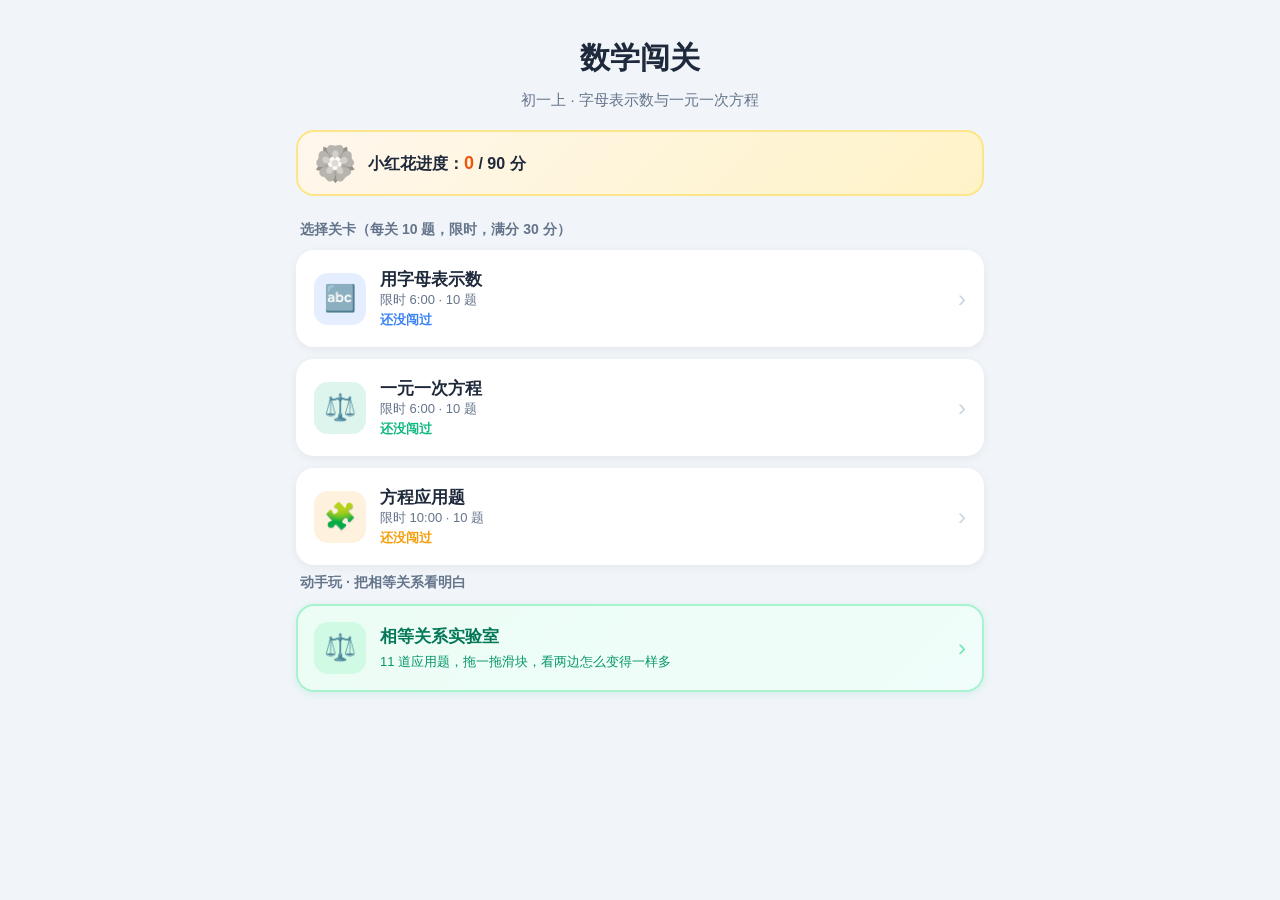
<file: index.html>
<!DOCTYPE html>
<html lang="zh-CN">
<head>
  <meta charset="UTF-8" />
  <meta name="viewport" content="width=device-width, initial-scale=1.0, viewport-fit=cover" />
  <meta name="theme-color" content="#3b82f6" />
  <title>数学闯关 · 初一上 · 字母表示数与方程</title>
  <link rel="icon" type="image/svg+xml" href="favicon.svg?v=1" />
  <link rel="stylesheet" href="css/style.css?v=1" />
</head>
<body>
  <div id="app" aria-live="polite"></div>
  <script type="module" src="js/app.js?v=1"></script>
</body>
</html>
</file>
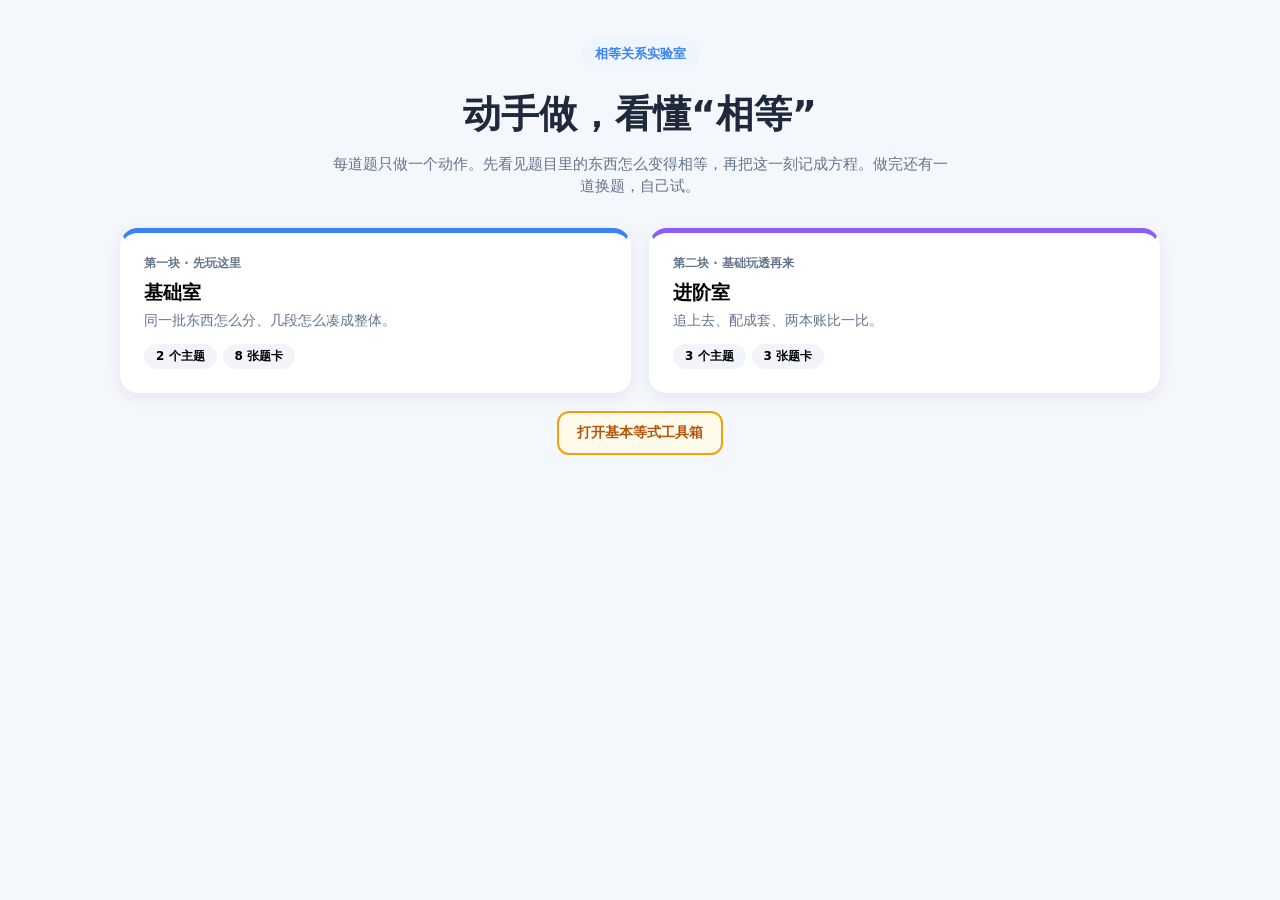
<file: equation_lab/index.html>
<!DOCTYPE html>
<html lang="zh-CN">
<head>
<meta charset="UTF-8">
<meta name="viewport" content="width=device-width, initial-scale=1.0, viewport-fit=cover">
<title>相等关系实验室 · 方程应用题</title>
<style>
:root{
  --bg:#F4F7FB;--card:#fff;--ink:#1E293B;--sub:#64748B;--line:#E2E8F0;
  --blue:#3B82F6;--teal:#14B8A6;--purple:#8B5CF6;--pink:#EC4899;--orange:#F59E0B;--green:#10B981;
  --red:#EF4444;--shadow:0 4px 18px rgba(15,23,42,.07);--radius:18px;
}
*{box-sizing:border-box;-webkit-tap-highlight-color:transparent}
body{margin:0;font-family:"PingFang SC","Noto Sans SC","Microsoft YaHei",system-ui,sans-serif;
  background:var(--bg);color:var(--ink);line-height:1.5}
#app{min-height:100vh}
.view{display:none;animation:fade .4s ease}
.view.active{display:block}
@keyframes fade{from{opacity:0;transform:translateY(8px)}to{opacity:1;transform:none}}
button{font-family:inherit}
:focus-visible{outline:3px solid #6366F1;outline-offset:2px;border-radius:8px}
/* 通用按钮 */
.btn{border:none;cursor:pointer;font-size:14px;font-weight:700;border-radius:12px;padding:11px 18px;
  background:#fff;color:var(--ink);border:2px solid var(--line);transition:.15s;min-height:44px}
.btn:active{transform:scale(.96)}
.btn:disabled{opacity:.55;cursor:default;transform:none}
.btn.primary{background:var(--blue);color:#fff;border-color:var(--blue)}
.btn.go{background:var(--green);color:#fff;border-color:var(--green);font-size:15px;padding:13px 22px}
.btn.ghost{background:#F1F5F9}
.toolbox-link{border-color:#F59E0B;color:#B45309;background:#FFFBEB;font-weight:800}
#home-toolbox{margin:18px auto 0;display:block}
.mode-tabs .toolbox-link{border-radius:999px;padding:8px 14px;font-size:12.5px;min-height:0;margin-right:4px}
/* 首页 */
.hero{padding:38px 20px 30px;text-align:center;max-width:1080px;margin:0 auto}
.hero-badge{display:inline-block;background:#EFF6FF;color:var(--blue);font-weight:800;font-size:13px;
  padding:6px 14px;border-radius:999px}
.hero h1{font-size:clamp(26px,5vw,38px);margin:16px 0 10px}
.lead{color:var(--sub);font-size:15px;max-width:620px;margin:0 auto}
.zone-row{display:flex;gap:18px;margin-top:30px;text-align:left}
.zone-card{flex:1;background:var(--card);border-radius:var(--radius);padding:22px;box-shadow:var(--shadow);
  cursor:pointer;border:2px solid transparent;width:100%;text-align:left}
.zone-card.basic{border-top:5px solid var(--blue)}
.zone-card.adv{border-top:5px solid var(--purple)}
.zone-tag{font-size:12px;font-weight:800;color:var(--sub)}
.zone-card h3{margin:8px 0 6px;font-size:19px}
.zone-card p{font-size:13.5px;color:var(--sub);margin:0 0 14px}
.pill{display:inline-block;background:#F1F5F9;border-radius:999px;padding:4px 12px;font-size:12px;font-weight:700;margin-right:6px}
/* 顶栏 */
.topbar{display:flex;align-items:center;gap:14px;padding:16px 18px;position:sticky;top:0;background:var(--bg);z-index:5}
.crumb{font-weight:800;font-size:17px}
/* 地图 */
.map-wrap{padding:6px 18px 40px;max-width:1080px;margin:0 auto}
.theme-block{background:var(--card);border-radius:var(--radius);box-shadow:var(--shadow);margin-bottom:18px;overflow:hidden}
.theme-head{display:flex;align-items:center;gap:12px;padding:16px 20px;color:#fff}
.theme-head .dot{width:38px;height:38px;border-radius:11px;background:rgba(255,255,255,.22);display:grid;place-items:center;font-weight:800}
.theme-head h2{margin:0;font-size:17px}
.theme-head .tsub{font-size:12.5px;opacity:.9;font-weight:400}
.card-grid{display:grid;grid-template-columns:repeat(auto-fill,minmax(170px,1fr));gap:12px;padding:16px 20px 20px}
.tile{border:2px solid var(--line);border-radius:14px;padding:13px;cursor:pointer;background:#fff;
  transition:.15s;text-align:left;min-height:44px}
.tile .no{font-size:11px;font-weight:800;color:var(--sub)}
.tile .nm{font-size:14px;font-weight:800;margin-top:4px;display:flex;align-items:center;justify-content:space-between;gap:6px}
.tile .st{font-size:11px;font-weight:800;display:flex;gap:5px}
.tile .st i{font-style:normal;color:var(--sub)}
.tile .st i.on{color:var(--green)}
.tile .st i.on.hint{color:var(--orange)}
/* 题卡左右布局 */
.card-shell{display:grid;grid-template-columns:1fr;max-width:1080px;margin:0 auto}
.card-rail{display:none}
.card-main{min-width:0}
.card-scroll{padding:0 18px 46px}
.stem-box{background:var(--card);border-radius:var(--radius);box-shadow:var(--shadow);padding:18px 20px;margin-bottom:16px;
  border-left:6px solid var(--blue);font-size:15px}
.stem-box .qlabel{font-size:12px;font-weight:800;color:var(--blue);display:block;margin-bottom:6px}
.stage-box{background:var(--card);border-radius:var(--radius);box-shadow:var(--shadow);padding:22px 20px;margin-bottom:16px;min-height:240px}
.stage-inner{display:flex;flex-direction:column;align-items:center;gap:18px}
/* 模式切换 */
.mode-tabs{display:flex;gap:8px;margin-left:auto}
.mode-tab{border:2px solid var(--line);background:#fff;border-radius:999px;padding:8px 14px;font-size:12.5px;
  font-weight:800;color:var(--sub);cursor:pointer;min-height:38px}
.mode-tab.active{background:#EEF2FF;color:#4338CA;border-color:#C7D2FE}
/* 想一想 */
.think{width:100%;border:2px dashed #C7D2FE;border-radius:14px;padding:14px 16px;background:#F8FAFF}
.think-q{font-size:14px;font-weight:800;color:#3730A3;margin-bottom:10px}
.think-row{display:flex;gap:10px;flex-wrap:wrap}
.think-opt{background:#fff;border:2px solid #C7D2FE;color:#3730A3;padding:9px 14px;min-height:42px;font-size:13.5px}
.think-fb{font-size:13px;font-weight:700;margin-top:10px;min-height:20px}
.think-bad{color:var(--red)}
.think-ok{color:#059669}
/* 揭示 */
.reveal{border-radius:var(--radius);padding:16px 20px;margin-bottom:14px;color:#fff;display:none}
.reveal.show{display:block;animation:fade .4s}
.reveal.r1{background:linear-gradient(120deg,#3B82F6,#6366F1)}
.reveal.r2{background:linear-gradient(120deg,#059669,#10B981)}
.reveal .rtag{font-size:12px;font-weight:800;opacity:.85;display:block;margin-bottom:6px}
.reveal .formula{font-size:clamp(16px,3vw,21px);font-weight:800}
.reveal .note{font-size:13.5px;margin-top:8px;opacity:.95}
/* 通用场景元素 */
.act-row{display:flex;gap:12px;flex-wrap:wrap;justify-content:center;width:100%}
.svgicon{display:inline-block;vertical-align:middle}
.people-row{display:flex;flex-wrap:wrap;gap:10px;justify-content:center}
/* 水平条 */
.hbar{display:flex;width:100%;height:52px;border-radius:12px;overflow:hidden;background:#EEF2F7;border:1px solid var(--line)}
.hseg{display:grid;place-items:center;font-size:12px;font-weight:800;color:#fff;white-space:nowrap;overflow:hidden;transition:width .5s cubic-bezier(.22,1,.36,1)}
.hseg.ghost-seg{background:#FCD34D;color:#92400E;border:2px dashed #F59E0B}
/* 水槽 */
.tank{display:grid;grid-template-columns:repeat(20,1fr);gap:3px;width:100%;max-width:660px}
.cell{aspect-ratio:1;border-radius:3px;background:#EDF1F6;border:1px solid #E2E8F0;transition:.3s}
.cell.a{background:var(--blue);border-color:var(--blue)}
.cell.b{background:var(--orange);border-color:var(--orange)}
.cell.c{background:var(--teal);border-color:var(--teal)}
.legend{display:flex;gap:18px;font-size:12.5px;color:var(--sub);font-weight:700;flex-wrap:wrap;justify-content:center}
.dotleg{display:inline-block;width:11px;height:11px;border-radius:3px;margin-right:5px;vertical-align:-1px}
/* 跑道 */
.runway{width:100%;position:relative;height:170px;background:repeating-linear-gradient(90deg,#F4F7FB 0 40px,#E8EEF6 40px 42px);
  border-radius:12px;border:1px solid var(--line);overflow:hidden}
.runner{position:absolute;transition:left .5s linear;display:flex;flex-direction:column;align-items:center;gap:2px}
.runner .rname{font-size:11px;font-weight:800}
/* 两本账 */
.cols{display:flex;gap:34px;align-items:flex-end;justify-content:center;height:230px;width:100%}
.pf{display:flex;flex-direction:column;align-items:center;justify-content:flex-end;height:100%;gap:8px}
.pf .pcol{width:84px;border-radius:12px 12px 6px 6px;display:flex;justify-content:center;align-items:flex-start;
  color:#fff;font-weight:800;font-size:14px;padding-top:8px;transition:height .7s cubic-bezier(.22,1,.36,1)}
.pf .plabel{font-size:12.5px;font-weight:800;color:var(--sub);text-align:center}
/* 时间轴 */
.timeline{display:grid;grid-template-columns:repeat(4,1fr);gap:8px;width:100%}
.day{background:#F1F5F9;border-radius:10px;padding:10px 8px;min-height:80px;font-size:11.5px;color:var(--sub)}
.day b{display:block;font-size:12px;color:var(--ink);margin-bottom:4px}
.day .task{background:#fff;border-radius:7px;padding:5px 7px;margin-top:5px;font-weight:700;font-size:11px}
/* 费用表 */
.fee-table{width:100%;border-collapse:collapse;font-size:13px;margin-top:6px}
.fee-table th,.fee-table td{border:1px solid var(--line);padding:8px 10px;text-align:center}
.fee-table th{background:#F8FAFC;font-weight:800}
.fee-table .best{background:#ECFDF5;font-weight:800;color:#059669}
/* 输入框 */
.eq-input{width:100%;border:2px solid var(--line);border-radius:12px;padding:13px;font-size:17px;font-weight:700;
  font-family:inherit;outline:none;min-height:48px}
.eq-input:focus{border-color:var(--blue)}
.input-fb{font-size:13px;font-weight:700;min-height:20px}
.answer-row{display:flex;flex-direction:column;gap:10px;width:100%;align-items:stretch}
/* 单位检查卡片 */
.unit-card{border:2px solid #FECACA;border-radius:14px;background:#FFF7F7;padding:14px 16px;margin-top:4px}
.unit-title{font-size:12.5px;font-weight:800;color:#B91C1C;margin-bottom:10px}
.unit-eq{font-size:15px;font-weight:800;line-height:2.1;word-break:break-word;color:var(--ink)}
.ut{display:inline-block;font-size:11px;font-weight:800;border-radius:7px;padding:1px 7px;margin:0 2px;white-space:nowrap}
.ut-L{background:#DBEAFE;color:#1D4ED8}
.ut-T{background:#FEF3C7;color:#B45309}
.ut-LT{background:#EDE9FE;color:#6D28D9}
.ut-M{background:#D1FAE5;color:#047857}
.ut-unk{background:#F1F5F9;color:#64748B}
.ut-res{border:1.5px solid currentColor;margin-left:6px}
.clash-op{color:#fff;background:var(--red);border-radius:7px;padding:1px 9px;font-weight:900}
.unit-note{font-size:13.5px;font-weight:800;color:var(--red);margin-top:10px}
.unit-hint{font-size:13px;font-weight:700;color:#3730A3;background:#EEF2FF;border-radius:10px;padding:9px 12px;margin-top:8px;line-height:1.6}
.unit-fix{margin-top:12px;background:#fff;border-color:var(--red);color:var(--red);min-height:42px;padding:9px 18px}
/* 等式构建：依据卡、公式条、分步含义 */
.basis-card{border:2px solid var(--line);border-radius:14px;padding:14px 16px;background:#F8FAFC;width:100%}
.basis-badge{display:inline-block;font-size:12px;font-weight:800;border-radius:999px;padding:4px 12px;margin-bottom:10px}
.basis-badge.bs{background:#DBEAFE;color:#1D4ED8}
.basis-badge.bf{background:#EDE9FE;color:#6D28D9}
.formula-strip{background:linear-gradient(120deg,#4F46E5,#7C3AED);color:#fff;border-radius:11px;
  padding:12px 15px;font-size:16px;font-weight:800;line-height:1.7;margin-bottom:12px;word-break:break-word}
.relation-line{font-size:14.5px;font-weight:800;color:var(--ink);line-height:1.7}
.step-meaning{background:#ECFDF5;border-left:4px solid var(--green);border-radius:9px;padding:10px 13px;
  font-size:13.5px;font-weight:700;color:#065F46;margin:10px 0;line-height:1.7}
.step-bad{color:var(--red);font-weight:800}
.my-eq-bar{background:#F5F3FF;border:1px solid #DDD6FE;border-left:4px solid var(--purple);border-radius:9px;
  padding:10px 13px;margin-bottom:12px;display:flex;flex-direction:column;gap:5px}
.meb-label{font-size:12px;font-weight:900;color:var(--purple)}
.meb-formula{font-size:16px;font-weight:900;color:#4C1D95;word-break:break-all}
.discover-row{display:flex;gap:10px;flex-wrap:wrap;margin-top:6px}
.guide-box{background:#FFFBEB;border:1px solid #FDE68A;border-left:4px solid #F59E0B;border-radius:9px;
  padding:12px 14px;margin-bottom:10px;font-size:15px;font-weight:700;color:#92400E;line-height:1.75}
.basic-eq-card{border-radius:12px;padding:13px 15px;margin-bottom:12px;border:1px solid var(--line);
  background:#fff;box-shadow:0 2px 10px rgba(0,0,0,.05)}
.beq-head{display:flex;align-items:center;gap:8px;margin-bottom:8px;flex-wrap:wrap}
.beq-name{font-size:15px;font-weight:900;color:var(--ink)}
.beq-cat{font-size:12px;font-weight:800;padding:2px 9px;border-radius:999px;color:#fff}
.beq-formula{font-size:17px;font-weight:900;line-height:1.6;word-break:break-word}
.beq-运动{border-left:5px solid #3B82F6}.beq-运动 .beq-cat{background:#3B82F6}.beq-运动 .beq-formula{color:#1D4ED8}
.beq-工程{border-left:5px solid #8B5CF6}.beq-工程 .beq-cat{background:#8B5CF6}.beq-工程 .beq-formula{color:#6D28D9}
.beq-金钱{border-left:5px solid #10B981}.beq-金钱 .beq-cat{background:#10B981}.beq-金钱 .beq-formula{color:#047857}
.beq-分配{border-left:5px solid #F59E0B}.beq-分配 .beq-cat{background:#F59E0B}.beq-分配 .beq-formula{color:#B45309}
.modal-overlay{display:none;position:fixed;inset:0;background:rgba(15,23,42,.55);z-index:80;
  padding:24px 14px;overflow-y:auto}
.modal-overlay.active{display:flex;justify-content:center;align-items:flex-start}
.modal-box{background:#F8FAFC;border-radius:16px;width:100%;max-width:760px;box-shadow:0 20px 60px rgba(0,0,0,.3);
  overflow:hidden;margin:auto 0}
.modal-head{position:relative;padding:18px 20px 14px;background:#fff;border-bottom:1px solid var(--line)}
.modal-head h2{margin:0 0 4px;font-size:20px;font-weight:900}
.modal-head p{margin:0;font-size:13.5px;color:var(--sub);line-height:1.6;padding-right:64px}
.modal-close{position:absolute;top:16px;right:16px}
.modal-body{padding:16px 20px 22px;max-height:70vh;overflow-y:auto}
.toolbox-group{font-size:13px;font-weight:900;color:var(--sub);letter-spacing:1px;margin:14px 0 9px}
.toolbox-group:first-child{margin-top:2px}
.toolbox-entry{background:#fff;border:1px solid var(--line);border-radius:10px;padding:10px 13px;margin-bottom:9px}
.toolbox-entry .te-name{font-size:14px;font-weight:900;margin-bottom:3px}
.toolbox-entry .te-formula{font-size:15.5px;font-weight:900;line-height:1.5;word-break:break-word}
.toolbox-entry.te-运动{border-left:4px solid #3B82F6}.toolbox-entry.te-运动 .te-formula{color:#1D4ED8}
.toolbox-entry.te-工程{border-left:4px solid #8B5CF6}.toolbox-entry.te-工程 .te-formula{color:#6D28D9}
.toolbox-entry.te-金钱{border-left:4px solid #10B981}.toolbox-entry.te-金钱 .te-formula{color:#047857}
.toolbox-entry.te-分配{border-left:4px solid #F59E0B}.toolbox-entry.te-分配 .te-formula{color:#B45309}
/* 滑块 */
input[type=range]{width:100%;-webkit-appearance:none;height:10px;border-radius:999px;background:var(--line);outline:none}
input[type=range]::-webkit-slider-thumb{-webkit-appearance:none;width:30px;height:30px;border-radius:50%;
  background:var(--blue);box-shadow:0 2px 8px rgba(59,130,246,.5);cursor:pointer;border:3px solid #fff}
.range-wrap{width:100%;display:flex;flex-direction:column;gap:8px}
.range-cap{display:flex;justify-content:space-between;font-size:13px;font-weight:800;color:var(--sub);gap:8px}
.range-val{font-size:22px;font-weight:800;color:var(--blue);text-align:center}
/* 托盘 */
.tray{display:flex;flex-direction:column;gap:8px;width:100%;max-width:520px}
.tray-row{display:flex;gap:8px;align-items:center;justify-content:center;min-height:40px;flex-wrap:wrap}
.slot{width:38px;height:38px;border-radius:9px;border:2px dashed #CBD5E1;display:grid;place-items:center;
  font-size:15px;background:#fff}
.slot.fill{border-style:solid}
.slot.ja{background:#DBEAFE;border-color:var(--blue)}
.slot.jb{background:#FFEDD5;border-color:var(--orange)}
.scrap{display:flex;gap:6px;flex-wrap:wrap;justify-content:center;min-height:24px;font-size:12px;font-weight:800;color:var(--sub)}
/* 左侧只读进度 */
.rail-head{font-size:12px;font-weight:800;color:var(--sub);padding:0 8px 10px}
.rail-list{display:flex;flex-direction:column;gap:6px}
.rail-item{display:flex;align-items:center;gap:8px;width:100%;text-align:left;background:#fff;border:2px solid var(--line);
  border-radius:11px;padding:9px 11px;cursor:pointer;min-height:42px}
.rail-item.current{border-color:#6366F1;background:#EEF2FF}
.rail-item .rn{flex:1;font-size:13px;font-weight:700}
.rail-item .rs{font-size:11px;font-weight:800;display:flex;gap:4px}
.rail-item .rs i{font-style:normal;color:#CBD5E1}
.rail-item .rs i.on{color:var(--green)}
.rail-item .rs i.on.hint{color:var(--orange)}
.rail-back{width:100%;margin-top:10px}
@media (min-width:980px){
  .card-shell{grid-template-columns:264px 1fr;gap:24px;padding:0 24px}
  .card-rail{display:block;position:sticky;top:0;align-self:start;max-height:100vh;overflow:auto;padding:20px 0}
  .card-topbar{padding:16px 0}
}
@media (max-width:720px){
  .zone-row{flex-direction:column}
  .cols{gap:18px}
  .pf .pcol{width:64px}
  .stage-box{padding:18px 14px}
}
/* ===== 牛奶时间轴（定制） ===== */
.milk-flow{width:100%}
.milk-act{display:flex;flex-direction:column;gap:16px;align-items:center;width:100%}
.milk-ways{display:flex;gap:16px;width:100%;justify-content:center;flex-wrap:wrap}
.way{flex:1;min-width:150px;max-width:220px;border:2px solid var(--line);border-radius:14px;
  padding:14px 12px;display:flex;flex-direction:column;gap:8px;align-items:center;background:#fff}
.way.way-sale{border-top:5px solid var(--blue)}
.way.way-yog{border-top:5px solid var(--teal)}
.way.way-milk{border-top:5px solid var(--purple)}
.way-name{font-size:13.5px;font-weight:800;color:var(--ink)}
.way-fig{font-size:26px;font-weight:900;line-height:1}
.way-sale .way-fig{color:var(--blue)}
.way-yog .way-fig{color:var(--teal)}
.way-milk .way-fig{color:var(--purple)}
.way-fig span{font-size:12px;font-weight:700;color:var(--sub);margin-left:2px}
.way-note{font-size:12px;color:var(--sub);font-weight:700}
.btn-row{display:flex;gap:12px;flex-wrap:wrap;justify-content:center}
.milk-axis{display:flex;width:100%;max-width:680px;height:48px;border-radius:12px;overflow:hidden;
  background:#EDF1F7;border:1px solid var(--line)}
.seg{display:grid;place-items:center;color:#fff;font-weight:800;font-size:13px;
  white-space:nowrap;overflow:hidden;transition:width .2s ease}
.seg-milk{background:var(--purple)}
.seg-yog{background:var(--teal)}
.axis-scale{display:grid;grid-template-columns:repeat(4,1fr);width:100%;max-width:680px;gap:4px}
.axis-scale span{font-size:11.5px;font-weight:700;color:var(--sub);text-align:center}
.milk-pool{display:flex;flex-wrap:wrap;gap:6px;justify-content:center;max-width:680px;padding:6px 0}
.blk{width:26px;height:26px;border-radius:6px;display:inline-block}
.blk-milk{background:var(--purple)}
.blk-sale{background:var(--blue)}
.plan-note{font-size:13.5px;color:var(--sub);font-weight:700;text-align:center;max-width:680px}
.axis-readout{font-size:15px;font-weight:800;color:var(--ink);text-align:center}
.axis-readout b.hit{color:var(--green)}
.axis-readout b.miss{color:var(--orange)}
.milk-slider{width:100%;max-width:680px;margin:0}
.milk-compare{display:flex;gap:38px;align-items:flex-end;justify-content:center;width:100%;min-height:170px}
.cmp{display:flex;flex-direction:column;align-items:center;gap:8px}
.cmp-bar{width:72px;border-radius:12px 12px 6px 6px;color:#fff;font-weight:800;font-size:14px;
  display:flex;justify-content:center;align-items:flex-start;padding-top:8px;
  transition:height .6s cubic-bezier(.22,1,.36,1)}
.cmp-p1{background:var(--blue)}
.cmp-p2{background:var(--purple)}
.cmp-label{font-size:12.5px;font-weight:800;color:var(--sub)}
.diff-note{font-size:15px;font-weight:900;color:var(--green);text-align:center}
/* ===== 牛奶复盘动画（做完之后） ===== */
.milk-recap{display:flex;flex-direction:column;gap:14px;align-items:center;width:100%}
.recap-head{display:flex;align-items:center;gap:12px;flex-wrap:wrap;justify-content:center}
.recap-title{font-size:15px;font-weight:900;color:var(--ink)}
.recap-dots{display:flex;gap:7px}
.recap-dot{width:10px;height:10px;border-radius:50%;background:var(--line);transition:all .3s}
.recap-dot.on{background:var(--purple);transform:scale(1.3)}
.recap-dot.done{background:var(--green)}
.recap-stage{width:100%;max-width:720px;min-height:236px;background:#fff;border:2px solid var(--line);
  border-radius:var(--radius);padding:22px 16px;display:flex;flex-direction:column;gap:16px;
  align-items:center;justify-content:center;overflow:hidden}
.recap-caption{width:100%;max-width:720px;background:#312E81;color:#fff;border-radius:14px;
  padding:13px 16px;font-size:14.5px;font-weight:700;line-height:1.55;min-height:54px}
.recap-controls{display:flex;gap:10px;flex-wrap:wrap;justify-content:center}
.rc-need{opacity:0}
.rc-need.rc-show{animation:rcPop .45s cubic-bezier(.22,1.4,.36,1) forwards}
@keyframes rcPop{to{opacity:1;transform:scale(1)}}
.rc-need{transform:scale(.85)}
.way.rc-active{box-shadow:0 0 0 4px rgba(139,92,246,.28);transform:translateY(-3px)}
.recap-calc{display:flex;gap:8px;flex-wrap:wrap;justify-content:center;align-items:center;font-size:18px;font-weight:900}
.recap-calc .tk{padding:6px 11px;border-radius:10px;color:#fff}
.tk-milk{background:var(--purple)}.tk-sale{background:var(--blue)}
.tk-yog{background:var(--teal)}.tk-sum{background:var(--green)}
.recap-eq{display:flex;gap:8px;flex-wrap:wrap;justify-content:center;align-items:center;
  font-size:21px;font-weight:900;color:var(--ink)}
.recap-eq .x{color:var(--purple)}.recap-eq .y{color:var(--teal)}
.recap-verify{font-size:16.5px;font-weight:900;color:var(--ink)}
.recap-verify .ok{color:var(--green)}
.recap-barwrap{display:flex;gap:34px;align-items:flex-end;justify-content:center}
.recap-end{font-size:18px;font-weight:900;color:var(--green);text-align:center}
.recap-muted{font-size:12.5px;color:var(--sub);font-weight:700;text-align:center}
</style>
</head>
<body>
<div id="app">
  <!-- ===== 视图：首页 ===== -->
  <section class="view" id="view-home">
    <div class="hero">
      <span class="hero-badge">相等关系实验室</span>
      <h1>动手做，看懂“相等”</h1>
      <p class="lead">每道题只做一个动作。先看见题目里的东西怎么变得相等，再把这一刻记成方程。做完还有一道换题，自己试。</p>
      <div class="zone-row">
        <button class="zone-card basic" data-zone="basic" type="button">
          <div class="zone-tag">第一块 · 先玩这里</div>
          <h3>基础室</h3>
          <p>同一批东西怎么分、几段怎么凑成整体。</p>
          <span class="pill">2 个主题</span><span class="pill">8 张题卡</span>
        </button>
        <button class="zone-card adv" data-zone="adv" type="button">
          <div class="zone-tag">第二块 · 基础玩透再来</div>
          <h3>进阶室</h3>
          <p>追上去、配成套、两本账比一比。</p>
          <span class="pill">3 个主题</span><span class="pill">3 张题卡</span>
        </button>
      </div>
      <button class="btn toolbox-link" id="home-toolbox" type="button">打开基本等式工具箱</button>
    </div>
  </section>

  <!-- ===== 视图：地图 ===== -->
  <section class="view" id="view-map">
    <div class="topbar"><button class="btn" id="map-back" type="button">← 返回首页</button><div class="crumb" id="map-title"></div></div>
    <div class="map-wrap" id="map-wrap"></div>
  </section>

  <!-- ===== 视图：题卡 ===== -->
  <section class="view" id="view-card">
    <div class="card-shell">
      <aside class="card-rail" id="card-rail"></aside>
      <main class="card-main">
        <div class="topbar card-topbar">
          <button class="btn" id="card-back" type="button">← 地图</button>
          <div class="crumb" id="card-title"></div>
          <div class="mode-tabs" role="group" aria-label="学习模式">
            <button class="btn toolbox-link" id="card-toolbox" type="button">等式工具箱</button>
            <button class="mode-tab active" id="mode-main" type="button">演示学习</button>
            <button class="mode-tab" id="mode-drill" type="button">独立换题</button>
          </div>
        </div>
        <div class="card-scroll">
          <div class="stem-box"><span class="qlabel">完整题目</span><span id="stem-text"></span></div>
          <div class="stage-box"><div class="stage-inner" id="stage"></div></div>
          <div class="reveal r1" id="rev1"><span class="rtag">第一步 · 我看见关系了</span><div class="formula" id="rev1-f"></div><div class="note" id="rev1-n"></div></div>
          <div class="reveal r2" id="rev2"><span class="rtag">第二步 · 把答案代回图里核对</span><div class="formula" id="rev2-f"></div><div class="note" id="rev2-n"></div></div>
        </div>
      </main>
    </div>
  </section>

  <!-- ===== 弹层：基本等式工具箱 ===== -->
  <div class="modal-overlay" id="toolbox-modal" aria-hidden="true">
    <div class="modal-box" role="dialog" aria-modal="true" aria-label="基本等式工具箱">
      <div class="modal-head">
        <h2>基本等式工具箱</h2>
        <p>这些关系会反复用到，多看几遍，记牢它们</p>
        <button class="btn modal-close" id="toolbox-close" type="button">关闭</button>
      </div>
      <div class="modal-body" id="toolbox-body"></div>
    </div>
  </div>
</div>

<script>
/* =========================================================
   通用工具
========================================================= */
const $=s=>document.querySelector(s);
const views={home:$('#view-home'),map:$('#view-map'),card:$('#view-card')};
function show(v){Object.values(views).forEach(x=>x.classList.remove('active'));views[v].classList.add('active');}
function el(tag,cls,html){const e=document.createElement(tag);if(cls)e.className=cls;if(html!=null)e.innerHTML=html;return e;}
function clearNode(n){while(n.firstChild)n.removeChild(n.firstChild);}
const near=(a,b)=>Math.abs(a-b)<=1e-9*Math.max(1,Math.abs(a),Math.abs(b));
const r2=x=>Math.round(x*100)/100; // 仅用于显示，不参与判定
function toHalfWidth(s){return (s||'').replace(/[！-～]/g,c=>String.fromCharCode(c.charCodeAt(0)-0xFEE0)).replace(/　/g,' ')
  .replace(/[−‐–—]/g,'-').replace(/[×✕✖]/g,'*').replace(/÷/g,'/');}
function numOf(s){if(s==null)return null;const n=parseFloat(toHalfWidth(s).replace(/[^0-9.\-]/g,''));return isNaN(n)?null:n;}
/* SVG 图标 */
const SVG={
 tree:c=>`<svg class="svgicon" width="22" height="22" viewBox="0 0 24 24"><path d="M12 2 L18 9 H15 L20 15 H13 V22 H11 V15 H4 L9 9 H6 Z" fill="${c}"/></svg>`,
 book:c=>`<svg class="svgicon" width="22" height="22" viewBox="0 0 24 24"><path d="M5 3 H16 a2 2 0 0 1 2 2 V21 H6 a2 2 0 0 1-2-2 Z" fill="${c}"/><path d="M9 7 H14 M9 11 H14" stroke="#fff" stroke-width="1.5"/></svg>`,
 coin:c=>`<svg class="svgicon" width="22" height="22" viewBox="0 0 24 24"><circle cx="12" cy="12" r="9" fill="${c}"/><circle cx="12" cy="12" r="6" fill="none" stroke="#fff" stroke-width="1.6"/><text x="12" y="16" text-anchor="middle" font-size="9" fill="#fff" font-weight="bold">¥</text></svg>`,
 box:c=>`<svg class="svgicon" width="22" height="22" viewBox="0 0 24 24"><path d="M3 7 L12 3 L21 7 V18 L12 22 L3 18 Z" fill="${c}"/><path d="M3 7 L12 11 L21 7 M12 11 V22" stroke="#fff" stroke-width="1.3" fill="none"/></svg>`,
 person:c=>`<svg class="svgicon" width="24" height="24" viewBox="0 0 24 24"><circle cx="12" cy="7" r="3.4" fill="${c}"/><path d="M5 21 C5 15 8 13 12 13 C16 13 19 15 19 21 Z" fill="${c}"/></svg>`
};
/* 揭示面板 */
function showReveal(which,formula,note){
  const box=$('#rev'+which);
  $('#rev'+which+'-f').innerHTML=formula;
  const n=$('#rev'+which+'-n');if(n)n.innerHTML=note||'';
  box.classList.add('show');
}
function resetReveals(){['1','2'].forEach(k=>$('#rev'+k).classList.remove('show'));}
/* 想一想：判断问题，答错给线索，答对才放行 */
function thinkBox(question,options){
  const root=el('div','think');
  const q=el('div','think-q',question);
  const row=el('div','think-row');
  const fb=el('div','think-fb');
  let answered=false;const api={root,onPass:null,onError:null};
  options.forEach(o=>{
    const b=el('button','btn think-opt');b.type='button';b.textContent=o.label;
    b.onclick=()=>{
      if(answered)return;
      if(o.correct){answered=true;fb.innerHTML='<span class="think-ok">对，看下一步</span>';
        row.querySelectorAll('button').forEach(x=>x.disabled=true);if(api.onPass)api.onPass();}
      else {fb.innerHTML='<span class="think-bad">再想想。'+(o.hint||'')+'</span>';if(api.onError)api.onError();}
    };
    row.appendChild(b);
  });
  root.append(q,row,fb);
  api.destroy=()=>row.querySelectorAll('button').forEach(b=>b.onclick=null);
  return api;
}
/* 答案输入：数字 */
function answerRow(placeholder,onSubmit){
  const root=el('div','answer-row');
  const inp=el('input');inp.className='eq-input';inp.type='text';inp.placeholder=placeholder;
  const fb=el('div','input-fb');
  const b=el('button','btn go');b.type='button';b.textContent='核对';
  b.onclick=()=>{fb.innerHTML='';onSubmit(inp.value,fb);};
  inp.addEventListener('keydown',e=>{if(e.key==='Enter')b.click();});
  root.append(inp,fb,b);
  return{root,destroy(){b.onclick=null;}};
}
/* 一元一次方程判定：唯一根、线性、全角兼容 */
function parseLinear(expr,root){
  const e=toHalfWidth(expr).replace(/[tT]/g,'x');
  if(!e.includes('='))return{err:'要有等号，写成左右两边相等'};
  const parts=e.split('=');
  if(parts.length!==2)return{err:'只能有一个等号'};
  const bare=s=>/^x$/.test(s.replace(/\s/g,''));
  const noX=s=>!/x/.test(s);
  if((bare(parts[0])&&noX(parts[1]))||(bare(parts[1])&&noX(parts[0])))
    return{err:'这是答案，不是方程。先把题目里的关系写成等式，再解'};
  const mk=s=>{
    let c=s.replace(/[^0-9x+\-*/(). ]/g,'');
    c=c.replace(/(\d)(?=[x(])/g,'$1*').replace(/\)(?=[x(\d])/g,')*').replace(/x(?=[\d(])/g,'x*');
    try{const fn=Function('x','return ('+c+')');fn(1);return fn;}catch{return null;}
  };
  const L=mk(parts[0]),R=mk(parts[1]);
  if(!L||!R)return{err:'式子没写对，检查运算符号和括号'};
  const d=x=>L(x)-R(x);
  if(!near(d(root),0))return{err:'x='+root+' 代进去，两边不相等'};
  const a=root+1,bx=root+3.7;
  const da=d(a),db=d(bx);
  if(near(da,0)||near(db,0))return{err:'这是恒等式或有多个根，不是一元一次方程'};
  const s1=da/(a-root),s2=(db-da)/(bx-a);
  if(!near(s1,s2))return{err:'这是高次方程，有多个根；题目要一元一次'};
  return{ok:true};
}

/* =========================================================
   单位检查：先看每一项是不是同一种东西，再谈算得对不对
   维度 L=长度/工作量，T=时间，M=金钱；复合如 L/T 用指数对象
========================================================= */
/* 单位字符串（如“米/天”“个”）→ 单位向量：基础单位名 → 指数 */
function unitVec(s){
  const v={};
  if(!s)return v;
  const parts=String(s).split('/');
  const add=(str,sign)=>{if(!str)return;for(const ch of str){if(ch==='*'||ch==='·')continue;v[ch]=(v[ch]||0)+sign;}};
  add(parts[0],1);add(parts[1],-1);
  Object.keys(v).forEach(k=>{if(v[k]===0)delete v[k];});
  return v;
}
function sameUnit(a,b){
  const ka=Object.keys(a),kb=Object.keys(b);
  if(ka.length!==kb.length)return false;
  return ka.every(k=>a[k]===b[k]);
}
/* 乘（sign=1）/ 除（sign=-1）合并单位，零指数自动清掉 */
function mergeUnit(a,b,sign){
  const r={...a};
  Object.keys(b).forEach(k=>r[k]=(r[k]||0)+sign*b[k]);
  Object.keys(r).forEach(k=>{if(r[k]===0)delete r[k];});
  return r;
}
function numUnitOf(v,model){
  if(!model._numMap){
    const mp=new Map();
    Object.keys(model.numUnits||{}).forEach(k=>mp.set(Number(k),unitVec(model.numUnits[k])));
    model._numMap=mp;
  }
  return model._numMap.has(v)?model._numMap.get(v):null;
}
function vecText(v){
  const num=[],den=[];
  Object.keys(v).forEach(k=>{const e=v[k];for(let i=0;i<Math.abs(e);i++)(e>0?num:den).push(k);});
  return num.join('')+(den.length?'/'+den.join(''):'');
}
/* 单位颜色：取分子第一个基础单位，按 model.palette 选色 */
function unitColor(v,model){
  const keys=Object.keys(v);
  const pos=keys.find(k=>v[k]>0)||keys[0];
  return(model.palette&&model.palette[pos])||'unk';
}
/* 分词：全角先转半角，x/t 都当变量 */
function tokenize(str){
  const s=toHalfWidth(str).replace(/\s+/g,'');
  const toks=[];let i=0;
  while(i<s.length){
    const ch=s[i];
    if(/[0-9.]/.test(ch)){
      let j=i;while(j<s.length&&/[0-9.]/.test(s[j]))j++;
      toks.push({t:'n',v:parseFloat(s.slice(i,j))});i=j;
    }else if(ch==='x'||ch==='X'||ch==='t'||ch==='T'){toks.push({t:'x'});i++;}
    else if('+-*/()'.includes(ch)){toks.push({t:ch});i++;}
    else i++;
  }
  return toks;
}
/* 递归下降解析，支持隐式乘法：240t、(t+12)、3(x+1) */
function parseAst(str){
  const toks=tokenize(str);let p=0;
  const peek=()=>toks[p];
  const eat=v=>{if(toks[p]&&toks[p].t===v){p++;return true;}return false;};
  function parseFactor(){
    const tk=peek();
    if(!tk)throw new Error('空');
    if(tk.t==='n'){p++;return{k:'n',v:tk.v};}
    if(tk.t==='x'){p++;return{k:'x'};}
    if(tk.t==='('){p++;const e=parseTop();if(!eat(')'))throw new Error('括号');return e;}
    if(tk.t==='-'){p++;return{k:'op',op:'-',a:{k:'n',v:0},b:parseFactor()};}
    if(tk.t==='+'){p++;return parseFactor();}
    throw new Error('符号');
  }
  function startsFactor(){const tk=peek();return tk&&(tk.t==='n'||tk.t==='x'||tk.t==='(');}
  function parseTerm(){
    let node=parseFactor();
    for(;;){
      if(peek()&&peek().t==='*'){p++;node={k:'op',op:'*',a:node,b:parseFactor()};}
      else if(peek()&&peek().t==='/'){p++;node={k:'op',op:'/',a:node,b:parseFactor()};}
      else if(startsFactor()){node={k:'op',op:'*',a:node,b:parseFactor()};}
      else break;
    }
    return node;
  }
  function parseTop(){
    let node=parseTerm();
    while(peek()&&(peek().t==='+'||peek().t==='-')){
      const op=peek().t;p++;
      node={k:'op',op,a:node,b:parseTerm()};
    }
    return node;
  }
  const ast=parseTop();
  if(p!==toks.length)throw new Error('多余符号');
  return ast;
}
function evalAst(n,x){
  if(n.k==='n')return n.v;
  if(n.k==='x')return x;
  const a=evalAst(n.a,x),b=evalAst(n.b,x);
  if(n.op==='+')return a+b;
  if(n.op==='-')return a-b;
  if(n.op==='*')return a*b;
  return a/b;
}
/* 分步表达式判定：孩子写的式子和目标式子在多个 x 点等价才算对 */
function exprMatch(input,expect){
  if(input==null||!(''+input).trim())return false;
  let a,b;
  try{a=parseAst(input);}catch{return false;}
  try{b=(typeof expect==='string')?parseAst(expect):expect;}catch{return false;}
  const pts=[0.5,1,2,3,5,7,11,13];
  for(const x of pts){
    let va,vb;
    try{va=evalAst(a,x);vb=evalAst(b,x);}catch{return false;}
    if(!isFinite(va)||!isFinite(vb)){if(!isFinite(va)&&!isFinite(vb))continue;return false;}
    if(!near(va,vb))return false;
  }
  return true;
}
/* 单位标签：叶子挂单位，颜色按 palette；无量纲不挂 */
function unitTag(v,model){
  if(!v||Object.keys(v).length===0)return'';
  return` <span class="ut ut-${unitColor(v,model)}">${vecText(v)}</span>`;
}
/* 推单位，冲突记进 clashes，含未知量则该子树返回 null（不冤枉） */
function dimOf(node,model,clashes){
  if(node.k==='n')return numUnitOf(node.v,model);
  if(node.k==='x')return model.xUnit;
  const da=dimOf(node.a,model,clashes),db=dimOf(node.b,model,clashes);
  if(da===null||db===null)return null;
  if(node.op==='*')return mergeUnit(da,db,1);
  if(node.op==='/')return mergeUnit(da,db,-1);
  if(sameUnit(da,db))return da;
  clashes.push({da,db});
  return null;
}
/* 带单位渲染：叶子挂单位，冲突的加减号标红 */
function annotate(node,model){
  if(node.k==='n'){const u=numUnitOf(node.v,model);return{html:String(node.v)+unitTag(u,model),dim:u};}
  if(node.k==='x')return{html:(model.varName||'x')+unitTag(model.xUnit,model),dim:model.xUnit};
  const A=annotate(node.a,model),B=annotate(node.b,model);
  let dim=null;
  if(A.dim!==null&&B.dim!==null){
    if(node.op==='*')dim=mergeUnit(A.dim,B.dim,1);
    else if(node.op==='/')dim=mergeUnit(A.dim,B.dim,-1);
    else if(sameUnit(A.dim,B.dim))dim=A.dim;
  }
  const isClash=(node.op==='+'||node.op==='-')&&A.dim!==null&&B.dim!==null&&!sameUnit(A.dim,B.dim);
  const opSym=isClash?`<span class="clash-op">${node.op}</span>`:node.op;
  let html=`${A.html} ${opSym} ${B.html}`;
  if((node.op==='*'||node.op==='/')&&dim!==null)
    html+=` <span class="ut ut-${unitColor(dim,model)} ut-res">→${vecText(dim)}</span>`;
  return{html,dim};
}
/* 单位检查主入口：ok 通过 / clash 冲突 / syntax 语法 / unknown 看不准不拦截 */
function unitCheck(expr,model){
  if(typeof model.xUnit==='string')model.xUnit=unitVec(model.xUnit||'');
  const e=toHalfWidth(expr);
  if(!e.includes('='))return{state:'syntax'};
  const parts=e.split('=');
  if(parts.length!==2)return{state:'syntax'};
  let astL,astR;
  try{astL=parseAst(parts[0]);astR=parseAst(parts[1]);}catch{return{state:'syntax'};}
  const clashes=[];
  const dL=dimOf(astL,model,clashes),dR=dimOf(astR,model,clashes);
  const eqClash=dL!==null&&dR!==null&&!sameUnit(dL,dR);
  if(clashes.length===0&&!eqClash&&dL!==null&&dR!==null)return{state:'ok'};
  if(clashes.length>0||eqClash)
    return{state:'clash',hL:annotate(astL,model).html,hR:annotate(astR,model).html,clashes,eqClash};
  return{state:'unknown'};
}
function clashNote(uc){
  if(uc.clashes&&uc.clashes.length){
    const c=uc.clashes[0];
    return vecText(c.da)+' 和 '+vecText(c.db)+' 不是一种东西，不能直接加';
  }
  return'等号两边不是一种东西，对不上';
}
function unitCardHtml(uc,model){
  const eq=uc.eqClash?'<span class="clash-op">=</span>':'=';
  return `<div class="unit-card">
    <div class="unit-title">先看单位，每一项是不是同一种东西</div>
    <div class="unit-eq">${uc.hL} ${eq} ${uc.hR}</div>
    <div class="unit-note">${clashNote(uc)}</div>
    <div class="unit-hint">${model.hint||''}</div>
    <button type="button" class="btn unit-fix">我回去改</button>
  </div>`;
}
/* 方程输入：单位检查先过，再走数值判定；成功才 onPass */
function equationRow(placeholder,model,onPass){
  const root=el('div','answer-row');
  const inp=el('input');inp.className='eq-input';inp.type='text';inp.placeholder=placeholder;
  const fb=el('div','input-fb');
  const b=el('button','btn go');b.type='button';b.textContent='核对我的方程';
  b.onclick=()=>{
    let uc;
    try{uc=unitCheck(inp.value,model);}catch{uc={state:'unknown'};}
    if(uc.state==='clash'){
      fb.innerHTML=unitCardHtml(uc,model);
      const fix=fb.querySelector('.unit-fix');
      if(fix)fix.onclick=()=>{inp.focus();inp.select();};
      return;
    }
    const r=parseLinear(inp.value,model.x);
    if(r.ok)onPass(inp.value);
    else fb.innerHTML=`<span style="color:var(--red);font-weight:800">${r.err}</span>`;
  };
  inp.addEventListener('keydown',e=>{if(e.key==='Enter')b.click();});
  root.append(inp,fb,b);
  return{root,destroy(){b.onclick=null;}};
}

/* =========================================================
   等式构建主流程：找不变 → 看依据/公式 → 分步搭 → 自己写方程 → 解
   声明式配置，每题只给数据，不重复写流程
========================================================= */
/* =========================================================
   基本等式库：反复出现的关系，固定写法、有名字，让孩子记牢
   cat 类别：运动 / 工程 / 金钱 / 分配，各用一种颜色
========================================================= */
const BASIC_EQ={
 invariant:{cat:'分配',name:'同一批，总量不变',formula:'第一种分法的总量 = 第二种分法的总量',
   guide:'两种分法变的是“怎么分”。你看看分的是不是同一批东西？东西本身有没有变多、变少？'},
 speed:{cat:'运动',name:'路程·速度·时间',formula:'路程 = 速度 × 时间',
   guide:'一个人走的路，跟他走多快、走多久有关。这三样怎么连起来？'},
 meet:{cat:'运动',name:'相遇：路程拼成全程',formula:'甲的路程 + 乙的路程 = 总距离',
   guide:'两人从两头往中间走。相遇时把两人走过的路拼起来，是不是正好整条路？'},
 chase:{cat:'运动',name:'追上：到同一点路程相等',formula:'良马路程 = 驽马路程',
   guide:'追上那一刻两人在同一个位置。从各自起点量到这个位置，两段路一样长吗？'},
 workrate:{cat:'工程',name:'效率·总量·天数',formula:'每天效率 = 总量 ÷ 单独天数',
   guide:'一个人单独做完要几天？把整项平均分到这些天，每天做多少？'},
 worktime:{cat:'工程',name:'时间·总量·效率',formula:'工作时间 = 总量 ÷ 每天效率',
   guide:'知道总共多少、每天做多少，要几天才做完？'},
 workadd:{cat:'工程',name:'几段接成整项',formula:'先做的 + 后来做的 = 整项总量',
   guide:'这项工程分几段完成？把几段的活儿接起来，是不是正好整项？'},
 interest:{cat:'金钱',name:'单利利息',formula:'利息 = 本金 × 年利率 × 年数',
   guide:'利息按哪笔钱算？利率、年数跟本金怎么连？'},
 amount:{cat:'金钱',name:'本利和',formula:'本利和 = 本金 + 利息',
   guide:'到期拿回来的钱，由哪两部分组成？'},
 price:{cat:'金钱',name:'总价·单价·数量',formula:'总价 = 单价 × 数量',
   guide:'每个东西一个价，买了若干个，一共多少钱？'},
 sets:{cat:'分配',name:'能配几套',formula:'套数 = 零件总数 ÷ 每套需要',
   guide:'一套要几个零件？手里这些零件，能凑出几套？'},
 profitrate:{cat:'金钱',name:'利润率',formula:'利润率 =（收入 − 成本）÷ 收入',
   guide:'先算赚了多少，再除以收入，赚的占收入多少？'}
};
function eqCard(id){
  const e=BASIC_EQ[id];
  return `<div class="basic-eq-card beq-${e.cat}">
    <div class="beq-head"><span class="beq-name">${e.name}</span><span class="beq-cat">${e.cat}等式</span></div>
    <div class="beq-formula">${e.formula}</div></div>`;
}
/* 题目直接说的关系：写法和等式卡统一，角标标明来自题目 */
function directCard(d){
  return `<div class="basic-eq-card beq-${d.cat}">
    <div class="beq-head"><span class="beq-name">${d.name}</span><span class="beq-cat">题目直接说的</span></div>
    <div class="beq-formula">${d.formula}</div></div>`;
}
/* 想 → 引导 → 选择：关系不直接给，逐步揭示 */
function discoverRelation(cfg,onPass){
  const root=el('div','discover');root.style.width='100%';
  const cleanups=[];
  let usedHint=false,level=0; // 0 自己想 / 1 看引导 / 2 选择
  const q=el('div','think-q',cfg.q);
  const guideBox=el('div','guide-box');guideBox.style.display='none';
  const inp=el('input');inp.className='eq-input';inp.type='text';
  inp.placeholder='先自己想，写下来；没思路也可以直接要提示';
  const fb=el('div','input-fb');
  const chooseSlot=el('div');
  const row=el('div','discover-row');
  const ok=el('button','btn go');ok.type='button';ok.textContent='我想出来了';
  const need=el('button','btn');need.type='button';need.textContent='没思路，给我点提示';
  function tryPass(){
    if(!cfg.tryCheck||cfg.tryCheck(inp.value))onPass();
    else fb.innerHTML=`<span class="step-bad">${cfg.tryHint||'再想想，或要个提示。'}</span>`;
  }
  ok.onclick=tryPass;
  need.onclick=()=>{
    usedHint=true;
    if(level===0){
      level=1;
      guideBox.innerHTML=cfg.guide;guideBox.style.display='block';
      need.textContent='还是不会，让我选';
      inp.placeholder='照着提示再试一次';
    }else{
      level=2;
      guideBox.style.display='none';
      inp.style.display='none';ok.style.display='none';need.style.display='none';
      const tb=thinkBox(cfg.chooseQ||'从下面选一条对的关系',cfg.choices);
      tb.onPass=onPass;
      chooseSlot.appendChild(tb.root);cleanups.push(tb.destroy);
    }
  };
  row.append(ok,need);
  root.append(q,guideBox,inp,fb,chooseSlot,row);
  return{root,usedHint:()=>usedHint,destroy(){cleanups.forEach(f=>{try{f();}catch{}});}};
}
function equationFlow(host,cfg){
  const mount=el('div');mount.style.width='100%';host.appendChild(mount);
  const cleanups=[];
  let hintUsed=false;
  function set(node){clearNode(mount);if(node)mount.appendChild(node);}
  function bundle(...nodes){const w=el('div');w.style.width='100%';nodes.forEach(n=>w.appendChild(n));return w;}
  function stageRelations(k){
    if(k>=cfg.relations.length){stageSteps(0);return;}
    const r=cfg.relations[k];
    const disc=discoverRelation(r,()=>{
      if(disc.usedHint())hintUsed=true;
      const wrap=el('div');wrap.style.width='100%';
      wrap.innerHTML=r.eqId?eqCard(r.eqId):directCard(r.direct);
      const b=el('button','btn go');b.type='button';
      b.textContent=(k===cfg.relations.length-1)?'关系定了，往下搭式子':'下一条关系';
      b.onclick=()=>stageRelations(k+1);
      cleanups.push(()=>b.onclick=null);wrap.appendChild(b);set(wrap);
    });
    set(disc.root);cleanups.push(disc.destroy);
  }
  function stageSteps(i){
    if(i>=cfg.steps.length){stageWriteEq();return;}
    const st=cfg.steps[i];
    const ar=answerRow(st.label,(val,fb)=>{
      const ok=st.check?st.check(val)
        :st.expectExpr?exprMatch(val,st.expectExpr)
        :near(numOf(val),st.expect);
      if(ok){
        const meaning=el('div','step-meaning');meaning.innerHTML=st.meaning;
        const b=el('button','btn go');b.type='button';
        b.textContent=(i===cfg.steps.length-1)?'分步搭完，我来写方程':'下一块';
        b.onclick=()=>stageSteps(i+1);
        cleanups.push(()=>b.onclick=null);
        set(bundle(ar.root,meaning,b));
      }else fb.innerHTML=`<span class="step-bad">${st.hint||'再想想，回到关系看。'}</span>`;
    });
    set(ar.root);cleanups.push(ar.destroy);
  }
  function stageWriteEq(){
    cfg.eq.model.x=cfg.solve.expect; // 数值根：parseLinear 用它验证方程在答案处成立
    const er=equationRow(cfg.eq.placeholder,cfg.eq.model,eqText=>stageSolve(eqText));
    set(er.root);cleanups.push(er.destroy);
  }
  function stageSolve(eqText){
    const myEq=el('div','my-eq-bar');
    const lab=el('span','meb-label');lab.textContent='我的方程';
    const f=el('span','meb-formula');f.textContent=eqText;
    myEq.append(lab,f);
    const ar=answerRow(cfg.solve.placeholder,(val,fb)=>{
      if(near(numOf(val),cfg.solve.expect))cfg.onSolved(helpers);
      else fb.innerHTML=`<span class="step-bad">${cfg.solve.hint||'回到方程再解。'}</span>`;
    });
    set(bundle(myEq,ar.root));cleanups.push(ar.destroy);
  }
  const helpers={
    set,el,
    hintUsed:()=>hintUsed,
    addCleanup(f){cleanups.push(f);},
    restart(){resetReveals();hintUsed=false;stageRelations(0);}
  };
  stageRelations(0);
  return{destroy(){cleanups.forEach(f=>{try{f();}catch{}});clearNode(mount);}};
}

/* =========================================================
   5 主题 / 11 题卡
========================================================= */
const THEMES=[
 {id:'A',zone:'basic',color:'#3B82F6',name:'同一批东西，怎么分都不变',tsub:'两种安排，对齐的是同一批总量',
  cards:['tree','parts','bus','box','tunnel']},
 {id:'B',zone:'basic',color:'#14B8A6',name:'几段凑成一个整体',tsub:'部分接起来，正好等于整体',
  cards:['save','work','cart']},
 {id:'C',zone:'adv',color:'#8B5CF6',name:'追上去，就到同一位置',tsub:'追上那一刻，两人路程相等',
  cards:['chase']},
 {id:'D',zone:'adv',color:'#EC4899',name:'配成套，受短缺的一方限制',tsub:'完整套数由先用完的零件决定',
  cards:['match']},
 {id:'E',zone:'adv',color:'#F59E0B',name:'算清两本账，再比大小',tsub:'先满足约束，再比利润',
  cards:['milk']}
];
const ZONE_OF={};THEMES.forEach(t=>t.cards.forEach(p=>ZONE_OF[p]=t.zone));
const DONE_KEY='equation-lab-done-v2',DRILL_KEY='equation-lab-drill-v2',
  INDEP_KEY='equation-lab-indep-v2',DRILL_INDEP_KEY='equation-lab-drill-indep-v2';
function loadSet(k){try{return new Set(JSON.parse(localStorage.getItem(k))||[]);}catch{return new Set();}}
function saveSet(k,s){try{localStorage.setItem(k,JSON.stringify([...s]));}catch{}}
const doneSet=loadSet(DONE_KEY),drillSet=loadSet(DRILL_KEY),
  indepSet=loadSet(INDEP_KEY),drillIndepSet=loadSet(DRILL_INDEP_KEY);
let curCard=null,curVariant='main',sceneApi=null;

/* 场景接口 */
function openCard(pid,variant){
  curCard=pid;curVariant=variant;const c=CARDS[pid];
  $('#card-title').textContent=c.name;
  $('#stem-text').innerHTML=variant==='drill'?c.drill.stem:c.stem;
  $('#mode-main').classList.toggle('active',variant==='main');
  $('#mode-drill').classList.toggle('active',variant==='drill');
  resetReveals();
  const stage=$('#stage');clearNode(stage);
  sceneApi=c.build(stage,variant);
  renderRail();
  show('card');
}
function closeCard(){if(sceneApi&&sceneApi.destroy)sceneApi.destroy();sceneApi=null;}
let CARDS={};

/* 左侧只读进度 */
function statusDot(pid,set,iset){
  if(!set.has(pid))return`<i class="">·</i>`;
  if(iset&&iset.has(pid))return`<i class="on indep" title="独立做对">✓</i>`;
  return`<i class="on hint" title="看提示后做对">~</i>`;
}
function renderRail(){
  const rail=$('#card-rail');clearNode(rail);
  rail.appendChild(el('div','rail-head','本分区进度（演示 / 独立）'));
  const list=el('div','rail-list');
  THEMES.filter(t=>t.zone===ZONE_OF[curCard]).forEach(t=>t.cards.forEach(pid=>{
    const b=el('button','rail-item'+(pid===curCard?' current':''));b.type='button';
    b.innerHTML=`<span class="rn">${CARDS[pid].name}</span><span class="rs">${statusDot(pid,doneSet,indepSet)}${statusDot(pid,drillSet,drillIndepSet)}</span>`;
    b.onclick=()=>{if(pid!==curCard)navigate('/card/'+pid);};
    list.appendChild(b);
  }));
  rail.append(list);
  const back=el('button','btn rail-back');back.type='button';back.textContent='← 返回地图';
  back.onclick=()=>navigate('/map/'+ZONE_OF[curCard]);
  rail.appendChild(back);
}

/* =========================================================
   地图渲染
========================================================= */
function renderMap(zone){
  $('#map-title').textContent=zone==='basic'?'第一块 · 基础室':'第二块 · 进阶室';
  const wrap=$('#map-wrap');clearNode(wrap);
  THEMES.filter(t=>t.zone===zone).forEach(t=>{
    const block=el('div','theme-block');
    const head=el('div','theme-head');head.style.background=`linear-gradient(120deg,${t.color},${t.color}cc)`;
    head.innerHTML=`<div class="dot">${t.id}</div><div><h2>${t.name}</h2><div class="tsub">${t.tsub}</div></div>`;
    const grid=el('div','card-grid');
    t.cards.forEach((pid,i)=>{
      const tile=el('button','tile');tile.type='button';
      tile.innerHTML=`<div class="no">${t.id}-${i+1}</div><div class="nm"><span>${CARDS[pid].name}</span>
        <span class="st">${statusDot(pid,doneSet,indepSet)}${statusDot(pid,drillSet,drillIndepSet)}</span></div>`;
      tile.onclick=()=>navigate('/card/'+pid);
      grid.appendChild(tile);
    });
    block.append(head,grid);wrap.appendChild(block);
  });
}

/* =========================================================
   路由：题卡独立地址，返回正确分区
========================================================= */
function navigate(h){
  const target=h.startsWith('#')?h:('#'+h);
  if(location.hash===target)applyHash();else location.hash=target;
}
function applyHash(){
  const p=(location.hash||'').replace('#','').split('/').filter(Boolean);
  const v=p[0]||'home';
  if(v==='home'){closeCard();show('home');}
  else if(v==='map'){const zone=p[1]||'basic';closeCard();renderMap(zone);show('map');}
  else if(v==='card'){const pid=p[1];if(CARDS[pid])openCard(pid,p[2]==='drill'?'drill':'main');}
}
window.addEventListener('hashchange',applyHash);
document.querySelectorAll('.zone-card').forEach(z=>z.onclick=()=>navigate('/map/'+z.dataset.zone));
$('#map-back').onclick=()=>navigate('/home');
$('#card-back').onclick=()=>navigate('/map/'+ZONE_OF[curCard]);
$('#mode-main').onclick=()=>{if(curVariant!=='main')navigate('/card/'+curCard);};
$('#mode-drill').onclick=()=>{if(curVariant!=='drill')navigate('/card/'+curCard+'/drill');};
function markDone(independent){
  const drill=curVariant==='drill';
  const s=drill?drillSet:doneSet;
  if(!s.has(curCard)){s.add(curCard);saveSet(drill?DRILL_KEY:DONE_KEY,s);}
  if(independent){const iset=drill?drillIndepSet:indepSet;
    if(!iset.has(curCard)){iset.add(curCard);saveSet(drill?DRILL_INDEP_KEY:INDEP_KEY,iset);}}
}

/* 基本等式工具箱：按类别分组，随时翻看 */
function renderToolbox(){
  const groups={};
  Object.values(BASIC_EQ).forEach(e=>{(groups[e.cat]=groups[e.cat]||[]).push(e);});
  const order=['运动','工程','金钱','分配'];
  $('#toolbox-body').innerHTML=order.filter(c=>groups[c]).map(c=>
    `<div class="toolbox-group">${c}类基本等式</div>`+
    groups[c].map(e=>`<div class="toolbox-entry te-${e.cat}">
      <div class="te-name">${e.name}</div>
      <div class="te-formula">${e.formula}</div></div>`).join('')).join('');
}
function openToolbox(){const m=$('#toolbox-modal');m.classList.add('active');m.setAttribute('aria-hidden','false');}
function closeToolbox(){const m=$('#toolbox-modal');m.classList.remove('active');m.setAttribute('aria-hidden','true');}
renderToolbox();
$('#toolbox-close').onclick=closeToolbox;
$('#home-toolbox').onclick=openToolbox;
$('#card-toolbox').onclick=openToolbox;
$('#toolbox-modal').addEventListener('click',e=>{if(e.target.id==='toolbox-modal')closeToolbox();});
document.addEventListener('keydown',e=>{if(e.key==='Escape')closeToolbox();});

CARDS={
tree:{
 name:'几个人种树',
 stem:'一组人去种树。<b>每人种 5 棵，还剩 3 棵</b>；改成<b>每人种 6 棵，就还缺 4 棵</b>。问有多少人、一共多少棵树？',
 drill:{stem:'一组人发练习本。<b>每人发 5 本，还剩 3 本</b>；改成<b>每人发 7 本，就还缺 5 本</b>。问有多少人、一共多少本？'},
 build(stage,variant){
   const D=variant==='drill'
     ?{ic:'book',unit:'本',low:5,high:7,extra:3,lack:5,people:4,total:23}
     :{ic:'tree',unit:'棵',low:5,high:6,extra:3,lack:4,people:7,total:38};
   const gap=D.high-D.low, icon=c=>D.ic==='tree'?SVG.tree(c):SVG.book(c);
   const wrap=el('div','stage-inner');wrap.style.width='100%';
   const fig=el('div');fig.style.width='100%';
   const slot=el('div');slot.style.width='100%';
   const cleanups=[];
   let usedHint=false;
   function setSlot(node){clearNode(slot);if(node)slot.appendChild(node);}
   function goto(n){
     if(n===0){
       clearNode(fig);
       fig.innerHTML=`<div style="display:flex;flex-direction:column;gap:14px;align-items:center;width:100%">
         <div style="border:2px solid var(--line);border-radius:14px;padding:14px 18px;text-align:center">
           <div style="font-size:12px;font-weight:800;color:var(--blue);margin-bottom:8px">每个人手里（${D.low} ${D.unit}）</div>
           <div style="display:flex;gap:6px;justify-content:center">${icon('#3B82F6').repeat(D.low)}</div></div>
         <div style="font-size:13.5px;color:var(--sub)">分完以后，桌上还多出来 →</div>
         <div style="display:flex;gap:6px;align-items:center">${icon('#10B981').repeat(D.extra)}
           <span style="font-weight:800;color:#059669;font-size:14px">实有 ${D.extra} ${D.unit}</span></div>
       </div>`;
       const b=el('button','btn go');b.type='button';b.textContent=`给每人多分 ${gap} ${D.unit}`;
       b.onclick=()=>goto(1);
       setSlot(b);cleanups.push(()=>b.onclick=null);
     }else if(n===1){
       const empty=`<span class="slot" style="width:34px;height:34px"></span>`;
       clearNode(fig);
       fig.innerHTML=`<div style="display:flex;flex-direction:column;gap:14px;align-items:center;width:100%">
         <div style="border:2px solid var(--blue);border-radius:14px;padding:14px 18px;text-align:center;box-shadow:0 0 0 3px #DBEAFE">
           <div style="font-size:12px;font-weight:800;color:var(--blue);margin-bottom:8px">每人想要 ${D.high} ${D.unit}（手里 ${D.low}，还要补 ${gap}）</div>
           <div style="display:flex;gap:6px;justify-content:center">${icon('#3B82F6').repeat(D.low)}${icon('#93C5FD').repeat(gap)}</div></div>
         <div style="font-size:13.5px;color:var(--sub)">每人多 ${gap} ${D.unit}，要从桌上拿，不够就留空位</div>
         <div style="display:flex;gap:8px;align-items:center;flex-wrap:wrap;justify-content:center">
           ${icon('#10B981').repeat(D.extra)}${empty.repeat(D.lack)}</div>
       </div>`;
       const tb=thinkBox(`这些空槽里的 ${D.unit}，现在在大家手里吗？`,[
         {label:'在手里，已经有了',hint:'空槽是虚线，里面没有东西，看每个空槽。'},
         {label:'不在，得另外补上',correct:true},
         {label:'桌上剩的就够填',hint:`桌上只有 ${D.extra} ${D.unit}，空槽有 ${D.lack} 个，数一下。`}
       ]);
       tb.onError=()=>{usedHint=true;};
       tb.onPass=()=>{
         showReveal('1',`每人多 ${gap} 个所需 = ${D.extra} + ${D.lack} = ${D.extra+D.lack}（${D.unit}）`,
           `每人多 ${gap} ${D.unit}，总共要多出来的正好是 ${D.extra+D.lack} ${D.unit}；每人 ${gap} ${D.unit}，人数 = ${D.extra+D.lack}÷${gap}。`);
         const b=el('button','btn go');b.type='button';b.textContent='我自己算人数';
         b.onclick=()=>goto(2);
         setSlot(b);cleanups.push(()=>b.onclick=null);
       };
       setSlot(tb.root);cleanups.push(tb.destroy);
     }else{
       clearNode(fig);
       fig.innerHTML=`<div style="font-size:13.5px;color:var(--sub);text-align:center">
         用 ${D.extra+D.lack} ÷ ${gap} 算出人数，填进去。</div>`;
       const ar=answerRow(`人数是多少？（再想想总数，共多少 ${D.unit}）`,(val,fb)=>{
         const n=numOf(val);
         if(near(n,D.people)){
           showReveal('2',`${D.low}×${D.people}+${D.extra} = ${D.total}，${D.high}×${D.people}−${D.lack} = ${D.total}`,
             `代回题目：两种算法都得到 ${D.total} ${D.unit}，对得上。`);
           markDone(!usedHint);
           const b=el('button','btn go');b.type='button';b.textContent='再玩一次';
           b.onclick=()=>{resetReveals();goto(0);};
           setSlot(b);cleanups.push(()=>b.onclick=null);
         }else{
           fb.innerHTML=`<span style="color:var(--red);font-weight:800">不对。再看图：桌上 ${D.extra}、空槽 ${D.lack}，合起来除以 ${gap}。</span>`;
         }
       });
       setSlot(ar.root);cleanups.push(ar.destroy);
     }
   }
   wrap.append(fig,slot);stage.appendChild(wrap);goto(0);
   return{destroy(){cleanups.forEach(f=>{try{f();}catch{}});}};
 }
},
parts:{
 name:'加工零件总数',
 stem:'工厂做一批零件。<b>原计划每天做 120 个</b>，<b>实际每天做 160 个</b>，结果<b>提前 6 天</b>完成。这批零件一共多少个？',
 drill:{stem:'工厂做一批零件。<b>原计划每天做 100 个</b>，<b>实际每天做 125 个</b>，结果<b>提前 4 天</b>完成。这批零件一共多少个？'},
 build(stage,variant){
   const D=variant==='drill'
     ?{slow:100,fast:125,fixed:4,answer:2000}
     :{slow:120,fast:160,fixed:6,answer:2880};
   return equationFlow(stage,{
     relations:[
       {q:`要做 x 个零件，每天做 ${D.slow} 个。计划要用几天？这个天数怎么用 x 表示？`,
        tryCheck:s=>exprMatch(s,'x/'+D.slow),tryHint:'总数除以每天做的，才是天数。',
        guide:BASIC_EQ.worktime.guide,chooseQ:'天数、总数、每天做的个数，怎么连？',
        choices:[
          {label:'天数 = 总数 ÷ 每天个数',correct:true},
          {label:'天数 = 总数 × 每天个数',hint:'总数平均分到每天，不是乘。'},
          {label:'天数 = 每天个数 ÷ 总数',hint:'总数里有几个每天的量，谁除以谁？'}],
        eqId:'worktime'},
       {q:`题目说“提前 ${D.fixed} 天完成”。计划天数和实际天数，这两个数怎么相等？`,
        tryCheck:s=>{
          if(!s.includes('='))return false;
          if(/x/i.test(s))return parseLinear(s,D.answer).ok===true;
          if(!s.includes(String(D.fixed)))return false;
          if(/实际[^=]*[−\-]/.test(s))return false;
          return /[+加]|计划[^=]*[−\-]/.test(s);
        },
        tryHint:`“提前 ${D.fixed} 天”就是实际比计划少花 ${D.fixed} 天，把这句话写成等式。`,
        guide:`“提前 ${D.fixed} 天”，意思是实际少用了 ${D.fixed} 天。计划天数比实际天数多出来的这部分，怎么摆成等式？`,
        chooseQ:'哪一条说清了两个天数的关系？',
        choices:[
          {label:`实际天数 + ${D.fixed} = 计划天数`,correct:true},
          {label:`实际天数 − ${D.fixed} = 计划天数`,hint:'提前是实际更短，计划天数应该更大。'},
          {label:`实际天数 + 计划天数 = ${D.fixed}`,hint:`${D.fixed} 是两个天数的差，不是它们的和。`}],
        direct:{cat:'工程',name:`提前 ${D.fixed} 天：实际少花 ${D.fixed} 天`,formula:`实际天数 + ${D.fixed} = 计划天数`}}
     ],
     steps:[
       {label:`计划天数怎么写？（每天 ${D.slow} 个）`,expectExpr:'x/'+D.slow,
        hint:'总数 ÷ 计划每天个数。',meaning:`计划天数 = x ÷ ${D.slow}`},
       {label:`实际天数怎么写？（每天 ${D.fast} 个）`,expectExpr:'x/'+D.fast,
        hint:'总数 ÷ 实际每天个数。',meaning:`实际天数 = x ÷ ${D.fast}`}
     ],
     eq:{placeholder:`比如 x/${D.fast}+${D.fixed}=x/${D.slow}`,
       model:{xUnit:'个',numUnits:{[D.slow]:'个/天',[D.fast]:'个/天',[D.fixed]:'天'},
         palette:{个:'L',天:'T'},varName:'x',
         hint:`x/${D.slow}、x/${D.fast} 算出来都是天，天和天才能相等。`}},
     solve:{placeholder:'解这个方程，x 等于多少？',expect:D.answer,
       hint:'两边先同乘消分母，再把 x 解出来。'},
     onSolved(h){
       showReveal('2',`x = ${D.answer}（计划 ${D.answer/D.slow} 天、实际 ${D.answer/D.fast} 天）`,
         `代回：${D.answer}÷${D.slow}=${D.answer/D.slow}，${D.answer}÷${D.fast}=${D.answer/D.fast}，差正好 ${D.fixed}。`);
       markDone(!h.hintUsed());
       const b=el('button','btn go');b.type='button';b.textContent='再做一次';
       b.onclick=()=>h.restart();h.addCleanup(()=>b.onclick=null);h.set(b);
     }
   });
 }
},
bus:{
 name:'春游租车',
 stem:'同学春游。<b>租 45 座的车，有 15 人没座位</b>；改成<b>租 60 座的车，可以少租 1 辆，而且正好坐满</b>。45 座每辆租金 220 元，60 座每辆 300 元。一共多少人、原计划租几辆？怎样租车最省钱？',
 drill:{stem:'同学春游。<b>租 40 座的车，有 10 人没座位</b>；改成<b>租 50 座的车，可以少租 1 辆，而且正好坐满</b>。40 座每辆租金 200 元，50 座每辆 260 元。一共多少人、原计划租几辆？怎样租车最省钱？'},
 build(stage,variant){
   const D=variant==='drill'
     ?{small:40,big:50,stand:10,n:6,people:250,sr:200,br:260,
       cands:[{s:7,b:0,cost:1400},{s:5,b:1,cost:1260},{s:0,b:5,cost:1300}],bestCost:1260}
     :{small:45,big:60,stand:15,n:5,people:240,sr:220,br:300,
       cands:[{s:6,b:0,cost:1320},{s:4,b:1,cost:1180},{s:0,b:4,cost:1200}],bestCost:1180};
   return equationFlow(stage,{
     relations:[
       {q:'换成大车以后，拉的还是原来这批同学吗？总人数会不会变？',
        tryCheck:s=>/不变|同一|一样|没变|相同|没增|没减/.test(s),tryHint:'只是换了车，同学没增也没减。',
        guide:BASIC_EQ.invariant.guide,chooseQ:'两种方案，总人数是什么关系？',
        choices:[
          {label:'总人数不变，算的是同一批人',correct:true},
          {label:'换大车，总人数变多',hint:'人没换，怎么会变多？'},
          {label:'换大车，总人数变少',hint:'人没换，怎么会变少？'}],
        eqId:'invariant'},
       {q:'两种方案都能算出总人数。把这两个算式摆成相等，怎么写？',
        tryCheck:s=>s.includes('=')&&/x|X/.test(s),tryHint:'左边写小车方案的总人数，右边写大车方案的，中间等号。',
        guide:'小车方案是座位上的人加站着的人；大车方案正好坐满。两边都是总人数，用等号连起来。',
        chooseQ:'哪一条等式对？',
        choices:[
          {label:`${D.small}x + ${D.stand} = ${D.big}(x − 1)`,correct:true},
          {label:`${D.small}x − ${D.stand} = ${D.big}(x − 1)`,hint:'站着的人是加上，不是减去。'},
          {label:`${D.small}x + ${D.stand} = ${D.big}(x + 1)`,hint:'大车少租 1 辆，是 x−1。'}],
        direct:{cat:'分配',name:'同一批人：两种算法总人数相等',formula:`${D.small}x + ${D.stand} = ${D.big}(x − 1)`}}
     ],
     steps:[
       {label:`小车方案总人数怎么写？（x 是原计划辆数，${D.stand} 人没座）`,
        expectExpr:`${D.small}*x+${D.stand}`,hint:'座位上的人加站着的人。',
        meaning:`总人数 = ${D.small}x + ${D.stand}`},
       {label:`大车方案总人数怎么写？（少租 1 辆，正好坐满）`,
        expectExpr:`${D.big}*(x-1)`,hint:'辆数是 x−1，乘每辆座位。',
        meaning:`总人数 = ${D.big}(x − 1)`}
     ],
     eq:{placeholder:`比如 ${D.small}x+${D.stand}=${D.big}(x−1)`,
       model:{xUnit:'辆',numUnits:{[D.small]:'人/辆',[D.big]:'人/辆',[D.stand]:'人'},
         palette:{人:'M',辆:'T'},varName:'x',
         hint:'座位上的人、站着的人都是“人”，等号两边对的都是总人数。'}},
     solve:{placeholder:'方程解出来，原计划租几辆？',expect:D.n,
       hint:'先去括号，再移项求 x。'},
     onSolved(h){
       showReveal('1',`x = ${D.n}（辆），总人数 ${D.people}`,
         `代回：${D.small}×${D.n}+${D.stand}=${D.people}，${D.big}×${D.n-1}=${D.people}，对得上。`);
       const wrap=el('div');wrap.style.width='100%';
       const tb=thinkBox('第二问：怎样租车最省钱？',D.cands.map(c=>({
         label:`${c.s} 辆${D.small}座 + ${c.b} 辆${D.big}座（${c.cost} 元）`,
         correct:c.cost===D.bestCost,hint:'把各车租金加起来再比大小。'})));
       tb.onPass=()=>{
         showReveal('2',`最省 ${D.bestCost} 元`,'这个方案座位够，租金在几个方案里最低。');
         markDone(!h.hintUsed());
         const b=el('button','btn go');b.type='button';b.textContent='再做一次';
         b.onclick=()=>h.restart();h.addCleanup(()=>b.onclick=null);h.set(b);
       };
       wrap.appendChild(tb.root);h.addCleanup(tb.destroy);h.set(wrap);
     }
   });
 }
},
box:{
 name:'每箱装多少',
 stem:'<b>5 台 A 机器</b>一天的产品，装满 8 箱还剩 4 个；<b>7 台 B 机器</b>一天的产品，装满 11 箱还剩 1 个。已知<b>每台 A 比每台 B 多产 1 个</b>。每箱装多少个？',
 drill:{stem:'<b>4 台 A 机器</b>一天的产品，装满 6 箱正好；<b>5 台 B 机器</b>一天的产品，装满 7 箱正好。已知<b>每台 A 比每台 B 多产 1 个</b>。每箱装多少个？'},
 build(stage,variant){
   const D=variant==='drill'
     ?{mA:4,aBox:6,aRest:0,mB:5,bBox:7,bRest:0,x:10,A:15,B:14}
     :{mA:5,aBox:8,aRest:4,mB:7,bBox:11,bRest:1,x:12,A:20,B:19};
   const numU={};
   numU[D.aBox]='箱';numU[D.bBox]='箱';numU[D.mA]='台';numU[D.mB]='台';
   if(D.aRest&&D.aRest!==1)numU[D.aRest]='个';
   if(D.bRest&&D.bRest!==1&&D.bRest!==D.aRest)numU[D.bRest]='个';
   return equationFlow(stage,{
     relations:[
       {q:`${D.mA} 台 A 一天一共做了 ${D.aBox}x${D.aRest?`+${D.aRest}`:''} 个。那一台 A 做多少？这个数怎么算？`,
        tryCheck:s=>exprMatch(s,`(${D.aBox}*x+${D.aRest})/${D.mA}`),
        tryHint:'几台的总产量，平均分到每一台。',
        guide:'几台机器的总产量知道了，要平均分到每一台，用什么法？',
        chooseQ:'单台产量怎么求？',
        choices:[
          {label:'单台产量 = 总产量 ÷ 台数',correct:true},
          {label:'单台产量 = 总产量 × 台数',hint:'平均分，不是乘。'},
          {label:'单台产量 = 台数 ÷ 总产量',hint:'谁除以谁？总量分给若干台。'}],
        direct:{cat:'分配',name:'单台产量：总产量平均分到每台',formula:'单台产量 = 几台总产量 ÷ 台数'}},
       {q:'题目说每台 A 比每台 B 多产 1 个。单台 A 和单台 B 怎么相等？',
        tryCheck:s=>/1/.test(s)&&/=|A|B/.test(s),tryHint:'A 比 B 多 1，B 再加 1 就等于 A。',
        guide:'A 比 B 多 1 个。那 B 再添几个，就跟 A 一样多？',
        chooseQ:'哪条等式对？',
        choices:[
          {label:'单台 A = 单台 B + 1',correct:true},
          {label:'单台 A = 单台 B − 1',hint:'A 更多，应该 B 加 1。'},
          {label:'单台 A + 单台 B = 1',hint:'1 是它俩的差，不是和。'}],
        direct:{cat:'分配',name:'A 比 B 多产 1 个',formula:'单台 A = 单台 B + 1'}}
     ],
     steps:[
       {label:`单台 A 怎么写？（${D.mA} 台 A 的总产量平均分）`,
        expectExpr:`(${D.aBox}*x+${D.aRest})/${D.mA}`,hint:'总产量 ÷ 台数。',
        meaning:`单台 A =（${D.aBox}x${D.aRest?`+${D.aRest}`:''}）÷ ${D.mA}`},
       {label:`单台 B 怎么写？（${D.mB} 台 B 的总产量平均分）`,
        expectExpr:`(${D.bBox}*x+${D.bRest})/${D.mB}`,hint:'总产量 ÷ 台数。',
        meaning:`单台 B =（${D.bBox}x${D.bRest?`+${D.bRest}`:''}）÷ ${D.mB}`}
     ],
     eq:{placeholder:`比如（${D.aBox}x+${D.aRest}）/${D.mA}=（${D.bBox}x+${D.bRest}）/${D.mB}+1`,
       model:{xUnit:'个/箱',numUnits:numU,palette:{个:'L',箱:'T',台:'M'},varName:'x',
         hint:'两边算的都是一台机器一天做多少个，单位要对得上。'}},
     solve:{placeholder:'方程解出来，每箱装多少个？',expect:D.x,
       hint:'两边同乘消分母，去括号再移项。'},
     onSolved(h){
       showReveal('2',`x = ${D.x}（单台 A=${D.A}、单台 B=${D.B}）`,
         `代回：单台 A ${D.A}、单台 B ${D.B}，正好差 1。`);
       markDone(!h.hintUsed());
       const b=el('button','btn go');b.type='button';b.textContent='再做一次';
       b.onclick=()=>h.restart();h.addCleanup(()=>b.onclick=null);h.set(b);
     }
   });
 }
},
tunnel:{
 name:'挖隧道还要多久',
 stem:'挖一条长 <b>146 米</b>的隧道。前 3 天一共挖了 <b>26 米</b>（前 2 天只有甲，第 3 天起甲乙一起）。已知<b>甲每天比乙多挖 2 米</b>。照这样算，剩下的还要多少天？',
 drill:{stem:'挖一条长 <b>142 米</b>的隧道。前 3 天一共挖了 <b>22 米</b>（前 2 天只有甲，第 3 天起甲乙一起）。已知<b>甲每天比乙多挖 2 米</b>。照这样算，剩下的还要多少天？'},
 build(stage,variant){
   const D=variant==='drill'
     ?{L:142,S:22,b:4,jia:6,remain:120,days:12}
     :{L:146,S:26,b:5,jia:7,remain:120,days:10};
   return equationFlow(stage,{
     relations:[
       {q:'题目说甲每天比乙多挖 2 米。用 x 表示乙每天挖多少，那甲每天挖多少？',
        tryCheck:s=>exprMatch(s,'x+2'),tryHint:'甲比乙多 2，乙是 x，甲就是 x 再添 2。',
        guide:'甲比乙多 2 米。乙是 x，甲比 x 多几，怎么写？',
        chooseQ:'甲每天挖多少？',
        choices:[
          {label:'甲每天 = x + 2',correct:true},
          {label:'甲每天 = x − 2',hint:'甲更多，应该加。'},
          {label:'甲每天 = 2x',hint:'是多 2 米，不是 2 倍。'}],
        direct:{cat:'工程',name:'甲比乙多挖 2 米',formula:'甲每天 = x + 2（x 是乙每天）'}},
       {q:'前 3 天里甲干了几天、乙干了几天？这几天的活儿接起来等于多少米？',
        tryCheck:s=>new RegExp(D.S).test(s)&&/甲|乙|天/.test(s),tryHint:'甲干 3 天、乙干 1 天，接起来是前 3 天的总米数。',
        guide:BASIC_EQ.workadd.guide,
        chooseQ:'前 3 天的活儿怎么接？',
        choices:[
          {label:`甲 3 天的 + 乙 1 天的 = ${D.S} 米`,correct:true},
          {label:`甲 3 天的 − 乙 1 天的 = ${D.S} 米`,hint:'几段活儿是加起来，不是减。'},
          {label:`甲 + 乙 = ${D.S}`,hint:'甲干了 3 天，要算 3 份。'}],
        eqId:'workadd'},
       {q:'知道剩下多少米、两人合挖每天多少米，还要几天怎么算？',
        tryCheck:s=>/天|除|÷/.test(s),tryHint:'剩下的米数，除以合挖每天的米数。',
        guide:BASIC_EQ.worktime.guide,
        chooseQ:'还要的天数怎么求？',
        choices:[
          {label:'还要天数 = 剩下米数 ÷ 合挖每天米数',correct:true},
          {label:'还要天数 = 剩下米数 × 合挖速度',hint:'平均分到每天，用除。'},
          {label:'还要天数 = 合挖速度 ÷ 剩下米数',hint:'谁除以谁？'}],
        eqId:'worktime'}
     ],
     steps:[
       {label:'甲干 3 天，一共挖多少？（用 x 写）',
        expectExpr:'3*(x+2)',hint:'甲每天 x+2，干 3 天就乘 3。',
        meaning:'甲 3 天 = 3(x+2)'},
       {label:'前 3 天的总米数，左边怎么写？',
        expectExpr:'3*(x+2)+x',hint:'甲 3 天的，加上乙 1 天的 x。',
        meaning:`左边 = 3(x+2) + x，等于 ${D.S}`}
     ],
     eq:{placeholder:`比如 3(x+2)+x=${D.S}`,
       model:{xUnit:'米/天',numUnits:{[D.S]:'米',3:'天'},
         palette:{米:'L',天:'T'},varName:'x',
         hint:'两边算的都是米，先把乙每天 x 求出来。'}},
     solve:{placeholder:'先解 x：乙每天挖多少米？',expect:D.b,
       hint:'去括号、合并同类项，再移项。'},
     onSolved(h){
       showReveal('1',`乙每天 ${D.b} 米、甲每天 ${D.jia} 米`,
         `代回：3×${D.jia}+${D.b}=${D.S}，对得上。`);
       const wrap=el('div');wrap.style.width='100%';
       const remain=D.L-D.S;
       const ar=answerRow(`剩 ${remain} 米，两人合挖每天 ${D.jia+D.b} 米，还要几天？`,(val,fb)=>{
         if(near(numOf(val),D.days)){
           showReveal('2',`剩 ${remain} ÷ ${D.jia+D.b} = ${D.days} 天`,
             `代回：${D.days} 天合挖 ${D.days*(D.jia+D.b)} 米，正好是剩下的。`);
           markDone(!h.hintUsed());
           const b=el('button','btn go');b.type='button';b.textContent='再做一次';
           b.onclick=()=>h.restart();h.addCleanup(()=>b.onclick=null);h.set(b);
         }else fb.innerHTML='<span class="step-bad">剩下米数 ÷ 合挖每天米数。</span>';
       });
       wrap.appendChild(ar.root);h.addCleanup(ar.destroy);h.set(wrap);
     }
   });
 }
},
save:{
 name:'定期的本金',
 stem:'一笔钱存银行三年定期，<b>年利率 2.2%（单利）</b>，到期<b>本金加利息一共 21320 元</b>。当初存进去的本金是多少？',
 drill:{stem:'一笔钱存两年定期，<b>年利率 3%（单利）</b>，到期<b>本金加利息一共 5300 元</b>。当初存进去的本金是多少？'},
 build(stage,variant){
   const D=variant==='drill'
     ?{rate:0.03,years:2,goal:5300,P:5000}
     :{rate:0.022,years:3,goal:21320,P:20000};
   D.factor=1+D.rate*D.years;
   return equationFlow(stage,{
     relations:[
       {q:`一年的利息按什么算？${D.years} 年的利息又怎么算？`,
        tryCheck:s=>/本金|x/.test(s)&&/利率/.test(s)&&/年/.test(s),tryHint:'本金、年利率、年数三样乘起来。',
        guide:BASIC_EQ.interest.guide,chooseQ:'利息怎么求？',
        choices:[
          {label:'利息 = 本金 × 年利率 × 年数',correct:true},
          {label:'利息 = 本金 + 年利率',hint:'是乘，不是加。'},
          {label:'利息 = 本金 × 年数',hint:'漏了年利率。'}],
        eqId:'interest'},
       {q:'到期拿回来的钱，由哪两部分组成？',
        tryCheck:s=>/本金/.test(s)&&/利息/.test(s),tryHint:'自己存的本金，加上生出来的利息。',
        guide:BASIC_EQ.amount.guide,chooseQ:'本利和怎么求？',
        choices:[
          {label:'本利和 = 本金 + 利息',correct:true},
          {label:'本利和 = 本金 − 利息',hint:'钱变多，应该加。'},
          {label:'本利和 = 利息',hint:'还有自己原来的本金。'}],
        eqId:'amount'},
       {q:`题目说到期一共 ${D.goal} 元。这个数跟本利和公式怎么相等？`,
        tryCheck:s=>s.includes(String(D.goal))&&/=|本金|本利/.test(s),tryHint:`${D.goal} 就是本利和，放在等号一边。`,
        guide:`题目给的 ${D.goal} 就是本利和，把它代到等号右边，左边写本金加利息。`,
        chooseQ:'哪条等式对？',
        choices:[
          {label:`本金 + 利息 = ${D.goal}`,correct:true},
          {label:`本金 − 利息 = ${D.goal}`,hint:'本利和是加。'},
          {label:`本金 = ${D.goal}`,hint:'还要加利息才到期。'}],
        direct:{cat:'金钱',name:`到期本利和是 ${D.goal} 元`,formula:`本金 + 利息 = ${D.goal}`}}
     ],
     steps:[
       {label:`${D.years} 年的利息怎么用 x 写？（年利率 ${Math.round(D.rate*1000)/10}%，单利）`,
        expectExpr:`x*${D.rate}*${D.years}`,hint:'本金乘年利率，再乘年数。',
        meaning:`利息 = x × ${D.rate} × ${D.years}`},
       {label:'本利和怎么写？（本金加利息）',
        expectExpr:`${D.factor}*x`,hint:`提公因子 x，系数是 ${D.factor}。`,
        meaning:`本利和 = ${D.factor}x`}
     ],
     eq:{placeholder:`比如 ${D.factor}x=${D.goal}`,
       model:{xUnit:'元',numUnits:{[D.goal]:'元'},palette:{元:'M'},varName:'x',
         hint:'两边都是元，左边是本金加利息，右边是到期拿回来的钱。'}},
     solve:{placeholder:'方程解出来，本金是多少？',expect:D.P,
       hint:`x = ${D.goal} ÷ ${D.factor}。`},
     onSolved(h){
       showReveal('2',`x = ${D.P}，${Math.round(D.factor*1000)/1000}×${D.P} = ${D.goal}`,
         `代回：本金 ${D.P}，${D.years} 年利息 ${D.goal-D.P}，合计 ${D.goal}。`);
       markDone(!h.hintUsed());
       const b=el('button','btn go');b.type='button';b.textContent='再做一次';
       b.onclick=()=>h.restart();h.addCleanup(()=>b.onclick=null);h.set(b);
     }
   });
 }
},
work:{
 name:'甲乙合作要几天',
 stem:'一项工程，<b>甲单独做 20 天完成，乙单独做 30 天完成</b>。若甲先单独做 4 天，再由甲乙合作 x 天完成。先自己列方程，再求合作天数。',
 drill:{stem:'一项工程，<b>甲单独做 15 天完成，乙单独做 10 天完成</b>。若甲先单独做 3 天，再由甲乙合作 x 天完成。先自己列方程，再求合作天数。'},
 build(stage,variant){
   const D=variant==='drill'
     ?{adays:15,bdays:10,preDays:3,ag:4,bg:6,x:4.8,pre:12}
     :{adays:20,bdays:30,preDays:4,ag:3,bg:2,x:9.6,pre:12};
   const speed=D.ag+D.bg;
   return equationFlow(stage,{
     relations:[
       {q:`整项 60 格，甲单独 ${D.adays} 天做完。甲每天做几格？怎么算？`,
        tryCheck:s=>exprMatch(s,'60/'+D.adays)||near(numOf(s),D.ag),
        tryHint:'60 格平均分到甲的天数里。',
        guide:BASIC_EQ.workrate.guide,chooseQ:'甲每天的效率怎么求？',
        choices:[
          {label:`甲每天 = 60 ÷ ${D.adays} = ${D.ag} 格`,correct:true},
          {label:'甲每天 = 60 × 天数',hint:'平均分，用除。'},
          {label:'甲每天 = 天数 ÷ 60',hint:'谁除以谁？'}],
        eqId:'workrate'},
       {q:`乙单独 ${D.bdays} 天做完 60 格。乙每天做几格？`,
        tryCheck:s=>exprMatch(s,'60/'+D.bdays)||near(numOf(s),D.bg),
        tryHint:'同样，60 除以乙单独的天数。',
        guide:BASIC_EQ.workrate.guide,chooseQ:'乙每天的效率怎么求？',
        choices:[
          {label:`乙每天 = 60 ÷ ${D.bdays} = ${D.bg} 格`,correct:true},
          {label:'乙每天 = 60 × 天数',hint:'平均分，用除。'},
          {label:'乙每天 = 天数 ÷ 60',hint:'谁除以谁？'}],
        eqId:'workrate'},
       {q:'甲先做一段，再两人合作。这两段接起来跟整项什么关系？',
        tryCheck:s=>/60/.test(s)&&/=|加|先|合作/.test(s),tryHint:'先做的加合作做的，正好是整项 60 格。',
        guide:BASIC_EQ.workadd.guide,chooseQ:'两段活儿怎么接成整项？',
        choices:[
          {label:'先做的 + 合作做的 = 60 格',correct:true},
          {label:'先做的 − 合作做的 = 60',hint:'两段是加起来。'},
          {label:'先做的 = 60',hint:'还有合作段没算。'}],
        eqId:'workadd'}
     ],
     steps:[
       {label:`甲先做 ${D.preDays} 天，做了多少格？`,
        expect:D.pre,hint:`甲每天 ${D.ag} 格，乘 ${D.preDays}。`,
        meaning:`先做的 = ${D.ag}×${D.preDays} = ${D.pre} 格`},
       {label:'两人合作一天，一共做多少格？',
        expect:speed,hint:`甲 ${D.ag} 加乙 ${D.bg}。`,
        meaning:`合作速度 = ${D.ag}+${D.bg} = ${speed} 格/天`},
       {label:'合作 x 天，做了多少格？',
        expectExpr:`${speed}*x`,hint:'合作速度乘天数。',
        meaning:`合作段 = ${speed}x 格`}
     ],
     eq:{placeholder:`比如 ${D.pre}+${speed}x=60`,
       model:{xUnit:'天',
         numUnits:{[D.pre]:'格',60:'格',[D.ag]:'格/天',[D.bg]:'格/天',[speed]:'格/天'},
         palette:{格:'L',天:'T'},varName:'x',
         hint:'x 是天数，先乘每天格数变成格，才能和格相加。'}},
     solve:{placeholder:'方程解出来，合作多少天？',expect:D.x,
       hint:`${speed}x = ${60-D.pre}，再除以 ${speed}。`},
     onSolved(h){
       showReveal('2',`x = ${D.x}，${D.pre}+${speed}×${D.x} = 60`,
         `代回：合作 ${D.x} 天完成 ${60-D.pre} 格，加甲先做的 ${D.pre}，正好 60。`);
       markDone(!h.hintUsed());
       const b=el('button','btn go');b.type='button';b.textContent='再做一次';
       b.onclick=()=>h.restart();h.addCleanup(()=>b.onclick=null);h.set(b);
     }
   });
 }
},
cart:{
 name:'电瓶车人数与票款',
 stem:'旅行团坐电瓶车，每人至少乘一程。<b>单程票每张 20 元，往返票每张 30 元（比两张单程省 10 元）</b>。这次<b>去程记录 15 条、回程记录 10 条，总票款 410 元</b>。多少人买了往返、多少人只坐一程？一共多少人？',
 drill:{stem:'旅行团坐电瓶车，每人至少乘一程。<b>单程票每张 10 元，往返票每张 15 元（比两张单程省 5 元）</b>。这次<b>去程记录 11 条、回程记录 7 条，总票款 145 元</b>。多少人买了往返、一共多少人？'},
 build(stage,variant){
   const D=variant==='drill'
     ?{single:10,rt:15,save:5,go:11,back:7,goal:145,all:180,pairs:7,people:11}
     :{single:20,rt:30,save:10,go:15,back:10,goal:410,all:500,pairs:9,people:16};
   return equationFlow(stage,{
     relations:[
       {q:'如果没人买往返、都买单程，票款一共多少？这个数怎么算？',
        tryCheck:s=>near(numOf(s),D.all),tryHint:'单程单价乘单程总次数。',
        guide:BASIC_EQ.price.guide,chooseQ:'全单程票款怎么求？',
        choices:[
          {label:'全单程票款 = 单程单价 × 单程总次数',correct:true},
          {label:'全单程票款 = 单价 + 次数',hint:'是乘，不是加。'},
          {label:'全单程票款 = 往返价 × 次数',hint:'这里假设都买单程。'}],
        eqId:'price'},
       {q:'一个人改成买往返，比买两张单程少花多少？',
        tryCheck:s=>near(numOf(s),D.save),tryHint:'两张单程的钱减一张往返的钱。',
        guide:`两张单程 ${D.single*2}，一张往返 ${D.rt}，差多少？`,
        chooseQ:'每配一对省多少？',
        choices:[
          {label:`每对省 ${D.save} 元`,correct:true},
          {label:`每对省 ${D.rt} 元`,hint:'往返价不是省的部分。'},
          {label:`每对省 ${D.single} 元`,hint:'要两张单程减往返。'}],
        direct:{cat:'金钱',name:'往返比两张单程省',formula:`每对省 ${D.save} 元`}},
       {q:'x 个人买往返，实际票款怎么用 x 表示？它和题目给的票款怎么相等？',
        tryCheck:s=>s.includes('=')&&/x/.test(s),tryHint:'全单程，减去 x 对一共省的。',
        guide:'全单程票款，减去 x 对一共省下的，就是实际票款。',
        chooseQ:'哪条等式对？',
        choices:[
          {label:`${D.all} − ${D.save}x = ${D.goal}`,correct:true},
          {label:`${D.all} + ${D.save}x = ${D.goal}`,hint:'省了钱，应该减。'},
          {label:`${D.save}x = ${D.goal}`,hint:'漏了全单程票款。'}],
        direct:{cat:'金钱',name:`实际票款是 ${D.goal} 元`,formula:`${D.all} − ${D.save}x = ${D.goal}`}}
     ],
     steps:[
       {label:'单程总次数是多少？（去程加回程）',
        expect:D.go+D.back,hint:`${D.go}+${D.back}。`,
        meaning:`单程总次数 = ${D.go}+${D.back}=${D.go+D.back}`},
       {label:'全单程票款是多少？',
        expect:D.all,hint:'单程单价乘总次数。',
        meaning:`全单程票款 = ${D.all} 元`},
       {label:'x 对往返一共省多少？',
        expectExpr:`${D.save}*x`,hint:'每对省的乘对数。',
        meaning:`一共省 = ${D.save}x 元`}
     ],
     eq:{placeholder:`比如 ${D.all}-${D.save}x=${D.goal}`,
       model:{xUnit:'人',
         numUnits:{[D.all]:'元',[D.goal]:'元',[D.save]:'元/人',[D.single]:'元/张',[D.rt]:'元/张'},
         palette:{元:'M',人:'T',张:'L'},varName:'x',
         hint:'x 是人数，乘每对省的钱才是元，才能和票款相减。'}},
     solve:{placeholder:'方程解出来，多少人买往返？',expect:D.pairs,
       hint:`${D.save}x = ${D.all-D.goal}，再除以 ${D.save}。`},
     onSolved(h){
       showReveal('2',`x = ${D.pairs}，一共 ${D.people} 人`,
         variant==='drill'?'代回：每人对应一个往返或一条单程。'
         :`代回：${D.pairs} 人往返、${D.go-D.pairs} 人只去、${D.back-D.pairs} 人只回，共 ${D.people}。`);
       markDone(!h.hintUsed());
       const b=el('button','btn go');b.type='button';b.textContent='再做一次';
       b.onclick=()=>h.restart();h.addCleanup(()=>b.onclick=null);h.set(b);
     }
   });
 }
},
chase:{
 name:'良马追驽马',
 stem:'<b>驽马先出发 12 天，每天走 150 里</b>；<b>良马每天走 240 里</b>，随后出发去追。先想两匹马各跑了多久，再比它们什么时候并排。',
 drill:{stem:'两人从一条<b>长 75 米的道路两端同时相向出发</b>，一个每秒走 6 米、另一个每秒走 4 米。先想两人各跑了几秒，再算他们几秒相遇。'},
 build(stage,variant){
   const meet=variant==='drill';
   const cfg=meet?{
     relations:[
       {q:'甲每秒走 6 米、走 x 秒，甲走多少米？',
        tryCheck:s=>exprMatch(s,'6*x'),tryHint:'速度乘秒数。',
        guide:BASIC_EQ.speed.guide,chooseQ:'甲的路程怎么求？',
        choices:[
          {label:'甲路程 = 6x',correct:true},
          {label:'甲路程 = 6+x',hint:'是乘，不是加。'},
          {label:'甲路程 = 6/x',hint:'走 x 秒，应该乘。'}],
        eqId:'speed'},
       {q:'乙每秒走 4 米、走 x 秒，乙走多少米？',
        tryCheck:s=>exprMatch(s,'4*x'),tryHint:'同样，速度乘秒数。',
        guide:BASIC_EQ.speed.guide,chooseQ:'乙的路程怎么求？',
        choices:[
          {label:'乙路程 = 4x',correct:true},
          {label:'乙路程 = 4+x',hint:'是乘。'},
          {label:'乙路程 = 4/x',hint:'应该乘。'}],
        eqId:'speed'},
       {q:'相遇时两人走过的路拼起来，跟这条 75 米的路什么关系？',
        tryCheck:s=>/75|=|拼|加/.test(s),tryHint:'两段路拼起来正好整条路。',
        guide:BASIC_EQ.meet.guide,chooseQ:'两段路程怎么接？',
        choices:[
          {label:'甲路程 + 乙路程 = 75',correct:true},
          {label:'甲路程 = 乙路程',hint:'速度不同，路程不等。'},
          {label:'甲路程 − 乙路程 = 75',hint:'是加起来等于全程。'}],
        eqId:'meet'}
     ],
     steps:[
       {label:'甲路程怎么写？',expectExpr:'6*x',hint:'6 乘 x。',meaning:'甲路程 = 6x'},
       {label:'乙路程怎么写？',expectExpr:'4*x',hint:'4 乘 x。',meaning:'乙路程 = 4x'}
     ],
     eq:{placeholder:'比如 6x+4x=75',
       model:{xUnit:'秒',numUnits:{6:'米/秒',4:'米/秒',75:'米'},
         palette:{米:'L',秒:'T'},varName:'x',
         hint:'x 是秒数，乘速度才是米，两段米加起来等于全程。'}},
     solve:{placeholder:'方程解出来，几秒相遇？',expect:7.5,hint:'10x=75。'},
     onSolved(h){
       showReveal('2','x = 7.5，6×7.5+4×7.5 = 75',
         '代回：两人在同一位置，路程和是全程。');
       markDone(!h.hintUsed());
       const b=el('button','btn go');b.type='button';b.textContent='再做一次';
       b.onclick=()=>h.restart();h.addCleanup(()=>b.onclick=null);h.set(b);
     }
   }:{
     relations:[
       {q:'良马每天走 240 里、走了 x 天，它一共走多少里？怎么用 x 写？',
        tryCheck:s=>exprMatch(s,'240*x'),tryHint:'速度乘天数。',
        guide:BASIC_EQ.speed.guide,chooseQ:'良马的路程怎么求？',
        choices:[
          {label:'良马路程 = 240x',correct:true},
          {label:'良马路程 = 240+x',hint:'是乘。'},
          {label:'良马路程 = 240/x',hint:'走 x 天，应该乘。'}],
        eqId:'speed'},
       {q:'良马走 x 天的时候，驽马一共走了几天？',
        tryCheck:s=>exprMatch(s,'x+12'),tryHint:'先出发的 12 天要加上。',
        guide:'驽马先出发 12 天，这 12 天要不要算进去？',
        chooseQ:'驽马走了多少天？',
        choices:[
          {label:'驽马走了 x+12 天',correct:true},
          {label:'驽马走了 x 天',hint:'漏了先出发的 12 天。'},
          {label:'驽马走了 12 天',hint:'之后它还在走。'}],
        direct:{cat:'运动',name:'驽马先出发 12 天',formula:'驽马走的天数 = x + 12'}},
       {q:'追上那一刻两匹马在同一个位置。从起点量到这里，两段路程什么关系？',
        tryCheck:s=>/相等|=|一样/.test(s),tryHint:'同一位置、同一地点出发，两段路一样长。',
        guide:BASIC_EQ.chase.guide,chooseQ:'两段路程什么关系？',
        choices:[
          {label:'良马路程 = 驽马路程',correct:true},
          {label:'良马路程 + 驽马路程 = 总距离',hint:'这是同向追，不是相向。'},
          {label:'良马路程 − 驽马路程 = 全程',hint:'追上时路程相等。'}],
        eqId:'chase'}
     ],
     steps:[
       {label:'良马路程怎么写？',expectExpr:'240*x',hint:'240 乘 x。',meaning:'良马路程 = 240x'},
       {label:'驽马走的天数怎么写？',expectExpr:'x+12',hint:'x 加 12。',meaning:'驽马天数 = x+12'},
       {label:'驽马路程怎么写？',expectExpr:'150*(x+12)',hint:'150 乘总天数。',meaning:'驽马路程 = 150(x+12)'}
     ],
     eq:{placeholder:'比如 240x=150(x+12)',
       model:{xUnit:'天',numUnits:{240:'里/天',150:'里/天',12:'天'},
         palette:{里:'L',天:'T'},varName:'x',
         hint:'x 是天数，乘速度才是里，等号两边都是里。'}},
     solve:{placeholder:'方程解出来，良马几天追上？',expect:20,hint:'90x=1800。'},
     onSolved(h){
       showReveal('2','x = 20，240×20 = 150×32 = 4800',
         '代回：良马 20 天、驽马含先跑共 32 天，位置相同。');
       markDone(!h.hintUsed());
       const b=el('button','btn go');b.type='button';b.textContent='再做一次';
       b.onclick=()=>h.restart();h.addCleanup(()=>b.onclick=null);h.set(b);
     }
   };
   return equationFlow(stage,cfg);
 }
},
match:{
 name:'车间配套最多几套',
 stem:'一个成品要 <b>4 个甲零件、3 个乙零件</b>配成一套。甲组每人每天做 6 个甲，乙组每人每天做 8 个乙，<b>两组共 50 人</b>。先想怎么分工，能配成的整套最多。',
 drill:{stem:'一个成品要 <b>3 个甲零件、2 个乙零件</b>配成一套。甲组每人每天做 5 个甲，乙组每人每天做 4 个乙，<b>两组共 22 人</b>。先想怎么分工，能配成的整套最多。'},
 build(stage,variant){
   const D=variant==='drill'
     ?{needA:3,needB:2,rateA:5,rateB:4,total:22,ja:12,best:20}
     :{needA:4,needB:3,rateA:6,rateB:8,total:50,ja:32,best:48};
   return equationFlow(stage,{
     relations:[
       {q:`甲组做的甲零件，按一套要 ${D.needA} 个算，能配几套？这个数怎么求？`,
        tryCheck:s=>/套|÷|除|=/.test(s),tryHint:'甲零件总数除以每套需要的个数。',
        guide:BASIC_EQ.sets.guide,chooseQ:'甲组能配几套？',
        choices:[
          {label:'甲能配套数 = 甲零件总数 ÷ 每套需要',correct:true},
          {label:'甲能配套数 = 甲零件 × 每套需要',hint:'平均分，用除。'},
          {label:'甲能配套数 = 每套需要 ÷ 甲零件',hint:'谁除以谁？'}],
        eqId:'sets'},
       {q:'乙组做的乙零件，能配几套？',
        tryCheck:s=>/套|÷|除|=/.test(s),tryHint:'乙零件总数除以每套需要的乙零件。',
        guide:BASIC_EQ.sets.guide,chooseQ:'乙组能配几套？',
        choices:[
          {label:'乙能配套数 = 乙零件总数 ÷ 每套需要',correct:true},
          {label:'乙能配套数 = 乙零件 × 每套需要',hint:'用除。'},
          {label:'乙能配套数 = 每套需要 ÷ 乙零件',hint:'谁除以谁？'}],
        eqId:'sets'},
       {q:'想做到最多、又不浪费，两边能配的套数怎么对上？对不上时，整套数被少的那边卡住。',
        tryCheck:s=>/相等|=|一样|对上/.test(s),tryHint:'少的那边会卡住整套数，多的零件用不上。',
        guide:'一边能配的套数少，整套数就被少的那边卡住，多出来的零件用不上。想做到最多又不浪费，两边正好对上是什么关系？',
        chooseQ:'最多套时两边什么关系？',
        choices:[
          {label:'甲能配套数 = 乙能配套数',correct:true},
          {label:'甲能配套数 + 乙能配套数 = 最多',hint:'不是相加。'},
          {label:'甲能配套数 − 乙能配套数 = 最多',hint:'两边要相等。'}],
        direct:{cat:'分配',name:'最多且不浪费：两边套数正好对上',formula:'甲能配套数 = 乙能配套数'}}
     ],
     steps:[
       {label:'甲组一共做多少个甲零件？（x 是甲组人数）',
        expectExpr:`${D.rateA}*x`,hint:'每人效率乘人数。',
        meaning:`甲零件 = ${D.rateA}x`},
       {label:'甲能配多少套？',
        expectExpr:`${D.rateA}*x/${D.needA}`,hint:'甲零件除每套需要。',
        meaning:`甲套数 = ${D.rateA}x ÷ ${D.needA}`},
       {label:'乙能配多少套？（乙组人数是总人数减 x）',
        expectExpr:`${D.rateB}*(${D.total}-x)/${D.needB}`,hint:'乙零件除每套需要。',
        meaning:`乙套数 = ${D.rateB}(${D.total}−x) ÷ ${D.needB}`}
     ],
     eq:{placeholder:`比如 ${D.rateA}x/${D.needA}=${D.rateB}(${D.total}-x)/${D.needB}`,
       model:{xUnit:'人',
         numUnits:{[D.rateA]:'个/人',[D.rateB]:'个/人',[D.needA]:'个/套',[D.needB]:'个/套',[D.total]:'人'},
         palette:{个:'L',人:'T',套:'M'},varName:'x',
         hint:'等号两边算的都是套数，套数和套数才能相等。'}},
     solve:{placeholder:'方程解出来，甲组安排多少人？',expect:D.ja,
       hint:'去分母、移项求 x。'},
     onSolved(h){
       showReveal('2',`x = ${D.ja}，${D.total-D.ja} 人做乙，最多 ${D.best} 套`,
         `代回：两边产出都正好凑 ${D.best} 个完整套，余料为 0。`);
       markDone(!h.hintUsed());
       const b=el('button','btn go');b.type='button';b.textContent='再做一次';
       b.onclick=()=>h.restart();h.addCleanup(()=>b.onclick=null);h.set(b);
     }
   });
 }
},
milk:{
 name:'牛奶加工怎么选',
 stem:'现有鲜奶 <b>9 吨，要在 4 天内全部销售或加工完</b>。直卖鲜奶每吨赚 500 元，做酸奶每吨赚 1200 元（每天 3 吨），做奶片每吨赚 2000 元（每天 1 吨），两种加工不能同时。方案一：尽量多做奶片、其余直卖；方案二：部分奶片、部分酸奶，恰好用满 4 天。选哪个？',
 drill:{stem:'现有鲜奶 <b>8 吨，要在 4 天内全部销售或加工完</b>。直卖每吨 500、酸奶每吨 1200（每天 3 吨）、奶片每吨 2000（每天 1 吨），不能同时加工。方案一：尽量多奶片、其余直卖；方案二：部分奶片、部分酸奶，恰好用满 4 天。选哪个？'},
 build(stage,variant){
   const D=variant==='drill'
     ?{total:8,x:2,p1:10000,p2:11200}
     :{total:9,x:1.5,p1:10500,p2:12000};
   const wrap=el('div','stage-inner');wrap.style.width='100%';
   const mount=el('div','milk-flow');mount.style.width='100%';
   const cleanups=[];
   let usedHint=false;
   function set(node){clearNode(mount);if(node)mount.appendChild(node);}
   function fwdBtn(text,fn){
     const b=el('button','btn go');b.type='button';b.textContent=text;
     b.onclick=fn;cleanups.push(()=>b.onclick=null);return b;
   }
   function scaleRow(){
     const sc=el('div','axis-scale');
     for(let i=1;i<=4;i++)sc.appendChild(el('span',null,'第'+i+'天'));
     return sc;
   }
   /* 第 0 幕：三种出路，先做个预判 */
   function act0(){
     const w=el('div','milk-act');
     const ways=el('div','milk-ways');
     ways.innerHTML=`
       <div class="way way-sale"><div class="way-name">直卖鲜奶</div><div class="way-fig">500<span>元/吨</span></div><div class="way-note">不占加工时间</div></div>
       <div class="way way-yog"><div class="way-name">做酸奶</div><div class="way-fig">1200<span>元/吨</span></div><div class="way-note">每天出 3 吨</div></div>
       <div class="way way-milk"><div class="way-name">做奶片</div><div class="way-fig">2000<span>元/吨</span></div><div class="way-note">每天出 1 吨</div></div>`;
     const q=el('div','think-q','奶片每吨赚得最多。你先猜一句：这 '+D.total+' 吨奶，全做奶片最划算吗？');
     const row=el('div','btn-row');
     const b1=el('button','btn');b1.type='button';b1.textContent='全做奶片最划算';
     const b2=el('button','btn');b2.type='button';b2.textContent='不一定，得看别的';
     b1.onclick=()=>act1();b2.onclick=()=>act1();
     cleanups.push(()=>{b1.onclick=null;b2.onclick=null;});
     row.append(b1,b2);w.append(ways,q,row);set(w);
   }
   /* 第 1 幕：方案一，排满奶片，撞产能墙 */
   function act1(){
     const w=el('div','milk-act');
     const q=el('div','think-q','先试方案一：尽量多做奶片。点一下，把这 4 天都排上奶片。');
     w.append(q,fwdBtn('这 4 天都做奶片',showPlan1));set(w);
   }
   function showPlan1(){
     const w=el('div','milk-act');
     const axis=el('div','milk-axis');
     const seg=el('div','seg seg-milk');seg.style.width='100%';seg.textContent='奶片，4 天';
     axis.appendChild(seg);
     const pool=el('div','milk-pool');
     let blocks='';
     for(let i=0;i<4;i++)blocks+='<span class="blk blk-milk"></span>';
     for(let i=0;i<D.total-4;i++)blocks+='<span class="blk blk-sale"></span>';
     pool.innerHTML=blocks;
     const note=el('div','plan-note','4 天 × 1 吨 = 4 吨奶片。加工时间用完了，剩下 '+(D.total-4)+' 吨只能直卖，每吨 500。');
     const ar=answerRow('方案一赚多少？4 吨奶片每吨 2000，'+(D.total-4)+' 吨直卖每吨 500。',(val,fb)=>{
       if(near(numOf(val),D.p1)){
         const c=el('div');c.style.width='100%';
         c.append(ar.root,fwdBtn('记下这笔，再看分几天做酸奶',act2));set(c);
       }else fb.innerHTML='<span class="step-bad">奶片 2000 乘 4，直卖 500 乘 '+(D.total-4)+'，再加起来。</span>';
     });
     w.append(axis,scaleRow(),pool,note,ar.root);set(w);
   }
   /* 第 2 幕：方案二，先自己列方程；写不顺再分步搭 */
   function act2(){
     const w=el('div','milk-act');
     const q=el('div','think-q','方案二：一部分奶片、一部分酸奶，用满 4 天、凑满 '+D.total+' 吨。先自己试试，把完整方程写出来。');
     const ar=answerRow('先自己列方程（x 是奶片做的天数）',(val,fb)=>{
       let r;try{r=parseLinear(val,D.x);}catch{r={};}
       if(r&&r.ok===true){
         const c=el('div');c.style.width='100%';
         c.append(ar.root,fwdBtn('方程对了，用时间轴验证',showAxisVerify));set(c);
       }else fb.innerHTML='<span class="step-bad">写不顺没关系，可以一步步搭。</span>';
     });
     const guide=el('button','btn');guide.type='button';guide.textContent='没思路，带我一步步搭';
     guide.onclick=()=>{usedHint=true;showBuildStep(0);};
     cleanups.push(()=>guide.onclick=null);
     w.append(q,ar.root,guide);set(w);
   }
   const buildSteps=[
     {label:'奶片做 x 天、每天 1 吨，奶片多少吨？',expr:'x',hint:'每天 1 吨，乘天数。'},
     {label:'一共 4 天，奶片占 x 天，酸奶做几天？',expr:'4-x',hint:'4 减奶片天数。'},
     {label:'酸奶每天 3 吨，酸奶多少吨？',expr:'3*(4-x)',hint:'3 乘酸奶天数。'},
     {label:'两部分凑满 '+D.total+' 吨，等式怎么写？',eq:true,hint:'奶片加酸奶，等于总量。'}
   ];
   function showBuildStep(i){
     if(i>=buildSteps.length){showSolveX();return;}
     const st=buildSteps[i];
     const ar=answerRow(st.label,(val,fb)=>{
       const ok=st.eq?(parseLinear(val,D.x).ok===true):exprMatch(val,st.expr);
       if(ok){
         const c=el('div');c.style.width='100%';
         c.append(ar.root,fwdBtn(i===buildSteps.length-1?'方程对了，解出 x':'下一条',
           ()=>showBuildStep(i+1)));set(c);
       }else fb.innerHTML='<span class="step-bad">'+st.hint+'</span>';
     });
     set(ar.root);
   }
   function showSolveX(){
     const ar=answerRow('解这个方程，奶片做几天（x 等于多少）？',(val,fb)=>{
       if(near(numOf(val),D.x)){
         const c=el('div');c.style.width='100%';
         c.append(ar.root,fwdBtn('x='+D.x+'，用时间轴验证',showAxisVerify));set(c);
       }else fb.innerHTML='<span class="step-bad">去括号、合并，再把 x 解出来。</span>';
     });
     set(ar.root);
   }
   /* 第 3 幕：拖动时间轴，只做验证 */
   function showAxisVerify(){
     const w=el('div','milk-act');
     const q=el('div','think-q','你算出 x='+D.x+'。拖下面的滑块，用轴验证：奶片 '+D.x+' 天、酸奶 '+(4-D.x)+' 天，是不是凑满 '+D.total+' 吨。');
     const axis=el('div','milk-axis');
     const sMilk=el('div','seg seg-milk');const sYog=el('div','seg seg-yog');
     axis.append(sMilk,sYog);
     const readout=el('div','axis-readout');
     const slider=el('input');slider.type='range';slider.min=0;slider.max=4;slider.step=0.1;slider.value=0;
     slider.className='milk-slider';
     function render(){
       const x=parseFloat(slider.value);
       sMilk.style.width=(x/4*100)+'%';sYog.style.width=((4-x)/4*100)+'%';
       sMilk.textContent=x>0.45?('奶片 '+r2(x)):'';
       sYog.textContent=(4-x)>0.45?('酸奶 '+r2(4-x)):'';
       const yogT=3*(4-x),sum=x+yogT,hit=near(sum,D.total);
       readout.innerHTML='奶片 '+r2(x)+' 吨 + 酸奶 '+r2(yogT)+' 吨 = <b class="'+(hit?'hit':'miss')+'">'+r2(sum)+'</b> 吨'+(hit?' ，凑满了':'');
       return hit;
     }
     slider.oninput=render;cleanups.push(()=>slider.oninput=null);render();
     const ok=fwdBtn('验证通过，算方案二的账',()=>{ if(render())act4(); });
     w.append(q,axis,scaleRow(),readout,slider,ok);set(w);
   }
   /* 第 4 幕：算方案二，两笔并排，自己决策 */
   function act4(){
     const yogT=3*(4-D.x);
     const ar=answerRow('方案二赚多少？奶片 '+D.x+' 吨每吨 2000，酸奶 '+r2(yogT)+' 吨每吨 1200。',(val,fb)=>{
       if(near(numOf(val),D.p2)){
         const cmp=el('div','milk-compare');
         cmp.innerHTML=
           '<div class="cmp"><div class="cmp-bar cmp-p1" style="height:'+Math.round(D.p1/D.p2*150)+'px">'+D.p1+'</div><div class="cmp-label">方案一</div></div>'+
           '<div class="cmp"><div class="cmp-bar cmp-p2" style="height:150px">'+D.p2+'</div><div class="cmp-label">方案二</div></div>';
         const diff=el('div','diff-note','方案二多赚 '+(D.p2-D.p1)+' 元。');
         const tb=thinkBox('两笔账摆这了，选哪个？',[
           {label:'方案二，多赚 '+(D.p2-D.p1),correct:true},
           {label:'方案一',hint:'比两个数谁大。'}
         ]);
         tb.onError=()=>{usedHint=true;};
         tb.onPass=()=>{
           markDone(!usedHint);
           const finishView=()=>{
             const c=el('div');c.style.width='100%';
             const again=fwdBtn('再做一次',()=>{resetReveals();act0();});
             if(variant==='drill'){c.append(ar.root,cmp,diff,again);}
             else{c.append(ar.root,cmp,diff,again,fwdBtn('看复盘动画',()=>startRecap(finishView)));}
             set(c);
           };
           finishView();
         };
         const c=el('div');c.style.width='100%';c.append(ar.root,cmp,diff,tb.root);set(c);
       }else fb.innerHTML='<span class="step-bad">奶片 2000、酸奶 1200，按吨数乘了再加。</span>';
     });
     set(ar.root);
   }
   /* ===== 复盘动画：做完之后点播，配音 + 时间轴动画 ===== */
   function startRecap(onExit){
     const root=el('div','milk-recap');
     const head=el('div','recap-head');
     head.append(el('div','recap-title','复盘：这道题怎么想'));
     const dots=el('div','recap-dots');
     const dotEls=[];
     for(let i=0;i<4;i++){const d=el('span','recap-dot');dots.appendChild(d);dotEls.push(d);}
     head.appendChild(dots);
     const stage=el('div','recap-stage');
     const caption=el('div','recap-caption');
     const audio=el('audio');audio.preload='auto';
     const controls=el('div','recap-controls');
     const playBtn=el('button','btn go');playBtn.type='button';playBtn.textContent='暂停';
     const replayBtn=el('button','btn ghost');replayBtn.type='button';replayBtn.textContent='重新播放';
     const exitBtn=el('button','btn ghost');exitBtn.type='button';exitBtn.textContent='退出复盘';
     controls.append(playBtn,replayBtn,exitBtn);
     root.append(head,stage,caption,audio,controls);
     set(root);

     function show(n){n.classList.add('rc-show');}

     /* 分镜 1：三种出路依次出现，奶片最贵先高亮 */
     function build1(){
       const ways=el('div','milk-ways');
       const data=[
         ['way way-sale','直卖鲜奶','500','不占加工时间'],
         ['way way-yog','做酸奶','1200','每天出 3 吨'],
         ['way way-milk','做奶片','2000','每天出 1 吨']
       ];
       const cards=[];
       data.forEach((d,i)=>{
         const card=el('div',d[0]+' rc-need');
         card.style.animationDelay=(i*0.5)+'s';
         card.innerHTML='<div class="way-name">'+d[1]+'</div><div class="way-fig">'+d[2]+
           '<span>元/吨</span></div><div class="way-note">'+d[3]+'</div>';
         ways.appendChild(card);cards.push(card);
       });
       stage.appendChild(ways);
       return {
         src:'assets/n1.m4a',
         cap:'9 吨奶、4 天。直卖 500、酸奶 1200、奶片 2000。奶片最贵，那全做奶片最划算吗？先别急。',
         enter:cards,
         frames:[{at:0.76,run(){cards[2].classList.add('rc-active');}}]
       };
     }
     /* 分镜 2：方案一，4 天排满奶片，撞产能墙，剩余直卖 */
     function build2(){
       const axis=el('div','milk-axis');
       const seg=el('div','seg seg-milk');seg.style.width='0';
       axis.appendChild(seg);
       const pool=el('div','milk-pool');
       const milkBlks=[],saleBlks=[];
       for(let i=0;i<4;i++){const b=el('span','blk blk-milk rc-need');pool.appendChild(b);milkBlks.push(b);}
       for(let i=0;i<5;i++){const b=el('span','blk blk-sale rc-need');pool.appendChild(b);saleBlks.push(b);}
       const calc=el('div','recap-calc rc-need');
       calc.innerHTML='<span class="tk tk-milk">4×2000</span><span>+</span><span class="tk tk-sale">5×500</span><span>=</span><span class="tk tk-sum">10500</span>';
       stage.append(axis,scaleRow(),pool,calc);
       return {
         src:'assets/n2.m4a',
         cap:'奶片一天 1 吨，4 天最多 4 吨。全排奶片，剩下 5 吨只能直卖。4×2000 + 5×500 = 10500。',
         enter:[],
         frames:[
           {at:0.10,run(){seg.style.width='100%';seg.textContent='奶片，4 天';}},
           {at:0.30,run(){milkBlks.forEach((b,i)=>{b.style.animationDelay=(i*0.18)+'s';show(b);});}},
           {at:0.52,run(){saleBlks.forEach((b,i)=>{b.style.animationDelay=(i*0.12)+'s';show(b);});}},
           {at:0.72,run(){show(calc);}}
         ]
       };
     }
     /* 分镜 3：方案二，时间轴分两段，列方程解出 x */
     function build3(){
       const axis=el('div','milk-axis');
       const sMilk=el('div','seg seg-milk');sMilk.style.width='0';
       const sYog=el('div','seg seg-yog');sYog.style.width='0';
       axis.append(sMilk,sYog);
       const eq=el('div','recap-eq rc-need');
       eq.innerHTML='<span class="x">x</span><span>+</span><span class="y">3(4−x)</span><span>=</span><span>9</span>';
       const ans=el('div','recap-eq rc-need');
       ans.innerHTML='<span class="x">x = 1.5</span>';
       stage.append(axis,scaleRow(),eq,ans);
       return {
         src:'assets/n3.m4a',
         cap:'奶片做 x 天、酸奶 4−x 天。总产量 x + 3(4−x) = 9，解出 x = 1.5。',
         enter:[],
         frames:[
           {at:0.30,run(){
             sMilk.style.width=(1.5/4*100)+'%';sMilk.textContent='奶片 1.5';
             sYog.style.width=(2.5/4*100)+'%';sYog.textContent='酸奶 2.5';
           }},
           {at:0.60,run(){show(eq);}},
           {at:0.85,run(){show(ans);}}
         ]
       };
     }
     /* 分镜 4：验证凑满、两笔账对比、决策 */
     function build4(){
       const verify=el('div','recap-verify rc-need');
       verify.innerHTML='奶片 1.5 吨 + 酸奶 7.5 吨 = <span class="ok">9 吨，凑满了</span>';
       const bars=el('div','recap-barwrap');
       function mkCol(label,val,h,cls){
         const col=el('div','cmp');
         const bar=el('div','cmp-bar '+cls);bar.style.width='72px';bar.style.height='0';bar.textContent=val;
         col.append(bar,el('div','cmp-label',label));bars.appendChild(col);return bar;
       }
       const b1=mkCol('方案一','10500','cmp-p1');
       const b2=mkCol('方案二','12000','cmp-p2');
       const calc=el('div','recap-calc rc-need');
       calc.innerHTML='<span class="tk tk-milk">1.5×2000</span><span>+</span><span class="tk tk-yog">7.5×1200</span><span>=</span><span class="tk tk-sum">12000</span>';
       const diff=el('div','diff-note rc-need','方案二多赚 1500，选方案二，奶片和酸奶搭配做。');
       stage.append(verify,bars,calc,diff);
       return {
         src:'assets/n4.m4a',
         cap:'验证：1.5 + 7.5 = 9 吨。方案二 1.5×2000 + 7.5×1200 = 12000，比 10500 多 1500，选方案二。',
         enter:[],
         frames:[
           {at:0.16,run(){show(verify);}},
           {at:0.40,run(){b1.style.height='131px';}},
           {at:0.55,run(){b2.style.height='150px';}},
           {at:0.70,run(){show(calc);}},
           {at:0.84,run(){show(diff);}}
         ]
       };
     }
     const BUILDERS=[build1,build2,build3,build4];

     let cur=0,raf=0,playing=false,seg=null,fired={};
     function markDots(){
       dotEls.forEach((d,i)=>{
         d.classList.toggle('on',i===cur);
         d.classList.toggle('done',i<cur);
       });
     }
     function loadSeg(i){
       cur=i;fired={};markDots();clearNode(stage);
       seg=BUILDERS[i]();
       caption.textContent=seg.cap;
       seg.enter.forEach(show);
       audio.src=seg.src;
     }
     function tick(){
       if(!playing)return;
       const dur=audio.duration;
       if(dur&&isFinite(dur)){
         const p=audio.currentTime/dur;
         seg.frames.forEach((f,idx)=>{
           if(!fired[idx]&&p>=f.at){fired[idx]=true;f.run();}
         });
       }
       raf=requestAnimationFrame(tick);
     }
     function play(){
       playing=true;playBtn.textContent='暂停';
       const pr=audio.play();
       if(pr&&pr.catch)pr.catch(()=>{playing=false;playBtn.textContent='播放';});
       cancelAnimationFrame(raf);raf=requestAnimationFrame(tick);
     }
     function pause(){
       playing=false;playBtn.textContent='播放';audio.pause();cancelAnimationFrame(raf);
     }
     function onEnded(){
       if(cur<3){loadSeg(cur+1);play();}
       else{
         playing=false;cancelAnimationFrame(raf);playBtn.textContent='播放';
         dotEls[3].classList.add('done');dotEls[3].classList.remove('on');
       }
     }
     function stopAll(){
       playing=false;cancelAnimationFrame(raf);audio.pause();
       playBtn.onclick=replayBtn.onclick=exitBtn.onclick=null;
       audio.removeEventListener('ended',onEnded);
     }
     playBtn.onclick=()=>{if(playing)pause();else play();};
     replayBtn.onclick=()=>{audio.pause();cancelAnimationFrame(raf);loadSeg(0);play();};
     exitBtn.onclick=()=>{stopAll();onExit();};
     audio.addEventListener('ended',onEnded);
     cleanups.push(stopAll);

     loadSeg(0);play();
   }
   wrap.appendChild(mount);stage.appendChild(wrap);act0();
   return{destroy(){cleanups.forEach(f=>{try{f();}catch{}});clearNode(mount);}};
 }
}
};

applyHash();
</script>
</body>
</html>
</file>
<file: css/style.css>
/* 数学闯关 · 全局样式 */
:root{
  --c:#3b82f6;
  --bg:#f1f5f9;
  --card:#ffffff;
  --text:#1e293b;
  --muted:#64748b;
  --line:#e2e8f0;
  --ok:#16a34a;
  --no:#dc2626;
}
*{ box-sizing:border-box; -webkit-tap-highlight-color:transparent; }
html,body{ margin:0; padding:0; }
body{
  font-family:-apple-system,BlinkMacSystemFont,"Segoe UI","PingFang SC","Hiragino Sans GB","Microsoft YaHei",sans-serif;
  background:var(--bg);
  color:var(--text);
  line-height:1.6;
  -webkit-font-smoothing:antialiased;
}
#app{ max-width:720px; margin:0 auto; padding:20px 16px 40px; min-height:100vh; }
h1,h2{ margin:0; }
button{ font-family:inherit; cursor:pointer; border:none; background:none; color:inherit; }
.hidden{ display:none !important; }

/* ---------- 首页 ---------- */
.home-head{ text-align:center; padding:14px 0 18px; }
.home-head h1{ font-size:30px; font-weight:800; }
.home-head p{ margin:6px 0 0; color:var(--muted); font-size:15px; }

.honor{
  display:flex; align-items:center; gap:12px;
  background:linear-gradient(135deg,#fff7ed,#fef3c7);
  border:2px solid #fde68a;
  border-radius:18px; padding:14px 16px; margin-bottom:22px;
}
.honor.on{ background:linear-gradient(135deg,#ecfdf5,#d1fae5); border-color:#6ee7b7; }
.honor-flower{ font-size:34px; line-height:1; }
.honor-flower.gray{ filter:grayscale(1); opacity:.55; }
.honor-text{ font-size:16px; font-weight:600; }
.honor-text b{ color:#ea580c; font-size:18px; }

.section-label{ font-size:14px; font-weight:700; color:var(--muted); margin:6px 4px 10px; }

.level-grid{ display:flex; flex-direction:column; gap:12px; }
.level-card{
  display:flex; align-items:center; gap:14px; text-align:left;
  background:var(--card); border-radius:18px; padding:16px;
  box-shadow:0 2px 10px rgba(15,23,42,.06);
  border:2px solid transparent;
  transition:transform .12s ease, border-color .12s ease;
}
.level-card:active{ transform:scale(.98); border-color:var(--c); }
.level-badge{
  width:52px; height:52px; flex:0 0 52px;
  display:flex; align-items:center; justify-content:center;
  font-size:26px; border-radius:14px;
  background:color-mix(in srgb, var(--c) 14%, #fff);
}
.level-meta{ flex:1; display:flex; flex-direction:column; min-width:0; }
.level-meta .name{ font-size:17px; font-weight:700; }
.level-meta .desc{ font-size:13px; color:var(--muted); }
.level-meta .best{ font-size:13px; font-weight:700; color:var(--c); margin-top:2px; }
.level-arrow{ font-size:24px; color:#cbd5e1; }

/* ---------- 相等关系实验室入口 ---------- */
.lab-entry{
  display:flex; align-items:center; gap:14px; text-align:left;
  text-decoration:none; color:inherit;
  background:linear-gradient(135deg,#ECFDF5,#F0FDFA);
  border-radius:18px; padding:16px;
  border:2px solid #A7F3D0;
  box-shadow:0 2px 10px rgba(16,185,129,.12);
  transition:transform .12s ease, box-shadow .12s ease;
}
.lab-entry:active{ transform:scale(.98); box-shadow:0 4px 16px rgba(16,185,129,.28); }
.lab-ico{
  width:52px; height:52px; flex:0 0 52px;
  display:flex; align-items:center; justify-content:center;
  font-size:26px; border-radius:14px; background:#D1FAE5;
}
.lab-meta{ flex:1; display:flex; flex-direction:column; min-width:0; }
.lab-meta .lab-name{ font-size:17px; font-weight:800; color:#047857; }
.lab-meta .lab-desc{ font-size:13px; color:#059669; margin-top:2px; }
.lab-arrow{ font-size:24px; color:#6EE7B7; }

/* ---------- 答题 ---------- */
.play-top{ display:flex; align-items:center; gap:10px; margin-bottom:18px; }
.btn-back{
  width:42px; height:42px; flex:0 0 42px; border-radius:12px;
  background:#fff; font-size:24px; line-height:1;
  box-shadow:0 2px 8px rgba(15,23,42,.08);
}
.progress-wrap{ flex:1; min-width:0; }
.progress-label{ display:flex; justify-content:space-between; font-size:13px; font-weight:600; margin-bottom:5px; }
.progress-bar{ height:8px; background:#e2e8f0; border-radius:99px; overflow:hidden; }
.progress-fill{ height:100%; background:var(--c); border-radius:99px; transition:width .25s ease; }
.timer{
  flex:0 0 auto; min-width:58px; text-align:center;
  font-weight:800; font-size:17px; padding:7px 10px;
  background:#fff; border-radius:12px; box-shadow:0 2px 8px rgba(15,23,42,.08);
  font-variant-numeric:tabular-nums;
}
.timer.urgent{ color:#fff; background:#ef4444; animation:pulse 1s ease infinite; }
@keyframes pulse{ 0%,100%{opacity:1} 50%{opacity:.65} }

.q-stage{ background:#fff; border-radius:18px; padding:20px 18px; box-shadow:0 2px 10px rgba(15,23,42,.06); margin-bottom:16px; }
.stem{ font-size:18px; font-weight:600; }

.options{ display:flex; flex-direction:column; gap:10px; }
.opt{
  display:flex; align-items:center; gap:12px; text-align:left;
  background:#fff; border-radius:14px; padding:14px 14px;
  border:2px solid var(--line); min-height:52px;
  transition:border-color .12s ease, background .12s ease;
}
.opt:active{ border-color:var(--c); }
.opt .key{
  width:30px; height:30px; flex:0 0 30px; border-radius:9px;
  display:flex; align-items:center; justify-content:center;
  font-weight:800; font-size:15px; background:#f1f5f9; color:#475569;
}
.opt-t{ font-size:16px; font-weight:600; }
.opt:disabled{ cursor:default; }
.opt.locked{ border-color:var(--line); }
.opt.correct{ border-color:var(--ok); background:#f0fdf4; }
.opt.correct .key{ background:var(--ok); color:#fff; }
.opt.wrong{ border-color:var(--no); background:#fef2f2; }
.opt.wrong .key{ background:var(--no); color:#fff; }

.feedback{ min-height:26px; margin:12px 2px; font-weight:700; font-size:15px; }
.feedback.ok{ color:var(--ok); }
.feedback.no{ color:var(--no); }

.q-actions{ margin-top:4px; }
.btn-primary{
  width:100%; min-height:52px; border-radius:14px;
  background:var(--c); color:#fff; font-size:17px; font-weight:700;
  box-shadow:0 4px 12px color-mix(in srgb, var(--c) 35%, transparent);
  transition:transform .12s ease;
}
.btn-primary:active{ transform:scale(.98); }
.btn-ghost{
  width:100%; min-height:52px; border-radius:14px;
  background:#fff; color:var(--text); font-size:17px; font-weight:700;
  border:2px solid var(--line);
}

/* ---------- 结算 ---------- */
.result{ padding-top:20px; text-align:center; }
.result-card{
  background:#fff; border-radius:22px; padding:30px 22px;
  box-shadow:0 4px 16px rgba(15,23,42,.08);
  border-top:6px solid var(--c);
}
.score-ring{
  width:150px; height:150px; margin:0 auto 18px; border-radius:50%;
  background:conic-gradient(var(--c) calc(var(--p)*1%), #e2e8f0 0);
  display:flex; align-items:center; justify-content:center;
}
.score-ring .inner{
  width:116px; height:116px; background:#fff; border-radius:50%;
  display:flex; flex-direction:column; align-items:center; justify-content:center;
}
.score-ring .num{ font-size:38px; font-weight:800; line-height:1; color:var(--c); }
.score-ring .unit{ font-size:13px; color:var(--muted); margin-top:2px; }
.result-card h2{ font-size:22px; }
.result-note{ color:var(--muted); font-size:14px; margin:10px 0 0; }
.result-actions{ display:flex; flex-direction:column; gap:10px; margin-top:22px; }

/* ---------- 庆祝 ---------- */
.celebrate-overlay{
  position:fixed; inset:0; z-index:1000; overflow:hidden;
  background:radial-gradient(circle at 50% 36%, rgba(255,255,255,.95), rgba(254,242,242,.97));
  display:flex; align-items:center; justify-content:center;
  animation:cel-fade .35s ease;
}
.celebrate-overlay.cel-leave{ animation:cel-fade-out .35s ease forwards; }
@keyframes cel-fade{ from{opacity:0} to{opacity:1} }
@keyframes cel-fade-out{ to{opacity:0} }
.cel-center{ position:relative; z-index:2; text-align:center; animation:cel-pop .5s cubic-bezier(.2,1.4,.4,1); }
@keyframes cel-pop{ 0%{transform:scale(.4);opacity:0} 100%{transform:scale(1);opacity:1} }
.cel-flower{ position:relative; width:140px; height:140px; margin:0 auto 18px; animation:flower-spin 7s linear infinite; }
@keyframes flower-spin{ to{transform:rotate(360deg)} }
.cel-petal{
  position:absolute; left:50%; top:50%; width:40px; height:56px;
  margin-left:-20px; margin-top:-28px; border-radius:50%;
  background:linear-gradient(180deg,#fca5a5,#dc2626);
  box-shadow:inset 0 -4px 8px rgba(0,0,0,.1);
  transform:rotate(var(--r)) translateY(-34px);
  animation:cel-bloom .55s ease backwards;
}
.cel-petal:nth-child(2){animation-delay:.07s}
.cel-petal:nth-child(3){animation-delay:.14s}
.cel-petal:nth-child(4){animation-delay:.21s}
.cel-petal:nth-child(5){animation-delay:.28s}
@keyframes cel-bloom{ from{opacity:0;transform:rotate(var(--r)) translateY(-10px) scale(.4)} }
.cel-core{
  position:absolute; left:50%; top:50%; width:38px; height:38px; margin:-19px 0 0 -19px;
  border-radius:50%; z-index:2;
  background:radial-gradient(circle at 35% 35%,#fde68a,#f59e0b);
  box-shadow:0 2px 6px rgba(0,0,0,.15);
}
.cel-title{ font-size:32px; font-weight:800; color:#dc2626; text-shadow:0 2px 0 #fff; }
.cel-sub{ margin-top:8px; font-size:19px; color:#ea580c; font-weight:700; }
.cel-hint{ position:absolute; bottom:28px; left:0; right:0; text-align:center; color:#9ca3af; font-size:13px; }
.cel-pieces{ position:absolute; inset:0; pointer-events:none; }
.cel-piece{ position:absolute; top:-8%; animation:cel-fall var(--du) linear var(--d) infinite; }
.cel-piece.paper{ border-radius:3px; }
@keyframes cel-fall{
  0%{ transform:translateY(-10vh) rotate(0); opacity:0; }
  10%{ opacity:1; }
  100%{ transform:translateY(115vh) rotate(720deg); opacity:.9; }
}

/* ---------- 提示（暖黄，给思路不给答案） ---------- */
.hint-zone{ margin-bottom:14px; }
.btn-hint{
  width:100%; text-align:left;
  background:#fffbeb; border:1.5px dashed #f59e0b;
  color:#b45309; font-weight:700; font-size:14px;
  padding:11px 14px; border-radius:12px;
  transition:background .12s ease;
}
.btn-hint:active{ background:#fef3c7; }
.hint-box{
  margin-top:8px; background:#fef3c7;
  border-left:4px solid #f59e0b; border-radius:10px;
  padding:12px 14px; color:#78350f; font-size:14.5px; font-weight:600;
}

/* ---------- 讲解（天蓝，答对后看为什么） ---------- */
.fb-head{ font-weight:800; font-size:15.5px; }
.feedback.ok .fb-head{ color:var(--ok); }
.explain-box{
  margin-top:10px; text-align:left;
  background:#f0f9ff; border:1.5px solid #bae6fd; border-left:4px solid #0ea5e9;
  border-radius:12px; padding:12px 14px;
}
.explain-label{ display:block; font-size:13px; font-weight:800; color:#0369a1; margin-bottom:4px; }
.explain-text{ margin:0; color:#0c4a6e; font-size:14.5px; font-weight:600; }

/* ---------- 超时提示 ---------- */
.timeup-note{ color:#ea580c; font-size:13.5px; font-weight:700; margin:8px 0 0; }

/* ---------- 错题回顾（结算页） ---------- */
.review{ margin-top:20px; text-align:left; }
.review-title{ font-size:17px; font-weight:800; color:#1e293b; margin:0 0 12px; }
.review-item{
  background:#fff; border-radius:16px; padding:16px;
  box-shadow:0 2px 10px rgba(15,23,42,.06);
  border:1.5px solid var(--line); margin-bottom:12px;
}
.rv-no{ font-size:12.5px; font-weight:800; color:#6366f1; margin-bottom:6px; }
.rv-stem{ font-size:15px; font-weight:700; margin:0 0 10px; line-height:1.55; }
.rv-row{
  display:flex; justify-content:space-between; align-items:center; gap:10px;
  border-radius:10px; padding:9px 12px; margin-bottom:7px; font-size:13.5px;
}
.rv-row span{ font-weight:700; color:var(--muted); flex:0 0 auto; }
.rv-row b{ font-weight:700; text-align:right; }
.rv-corrected{ background:#fff7ed; }
.rv-corrected span,.rv-corrected b{ color:#c2410c; }
.rv-wrong{ background:#fef2f2; }
.rv-wrong span,.rv-wrong b{ color:#dc2626; }
.rv-blank{ background:#f8fafc; }
.rv-blank span,.rv-blank b{ color:#64748b; }
.rv-answer{ background:#f0fdf4; }
.rv-answer span,.rv-answer b{ color:#15803d; }
.rv-explain{
  background:#f0f9ff; border-left:4px solid #0ea5e9;
  border-radius:8px; padding:10px 12px; margin-top:8px;
  color:#0c4a6e; font-size:13.5px; font-weight:600;
}

/* ---------- 手机适配 ---------- */
@media (max-width:480px){
  #app{ padding:14px 12px 32px; }
  .home-head h1{ font-size:26px; }
  .stem{ font-size:17px; }
  .timer{ min-width:52px; font-size:16px; padding:6px 8px; }
  .level-badge{ width:48px; height:48px; flex-basis:48px; font-size:23px; }
  .hint-box,.explain-text{ font-size:14px; }
  .rv-stem{ font-size:14.5px; }
  .rv-row{ flex-direction:column; align-items:flex-start; gap:2px; }
}
</file>
